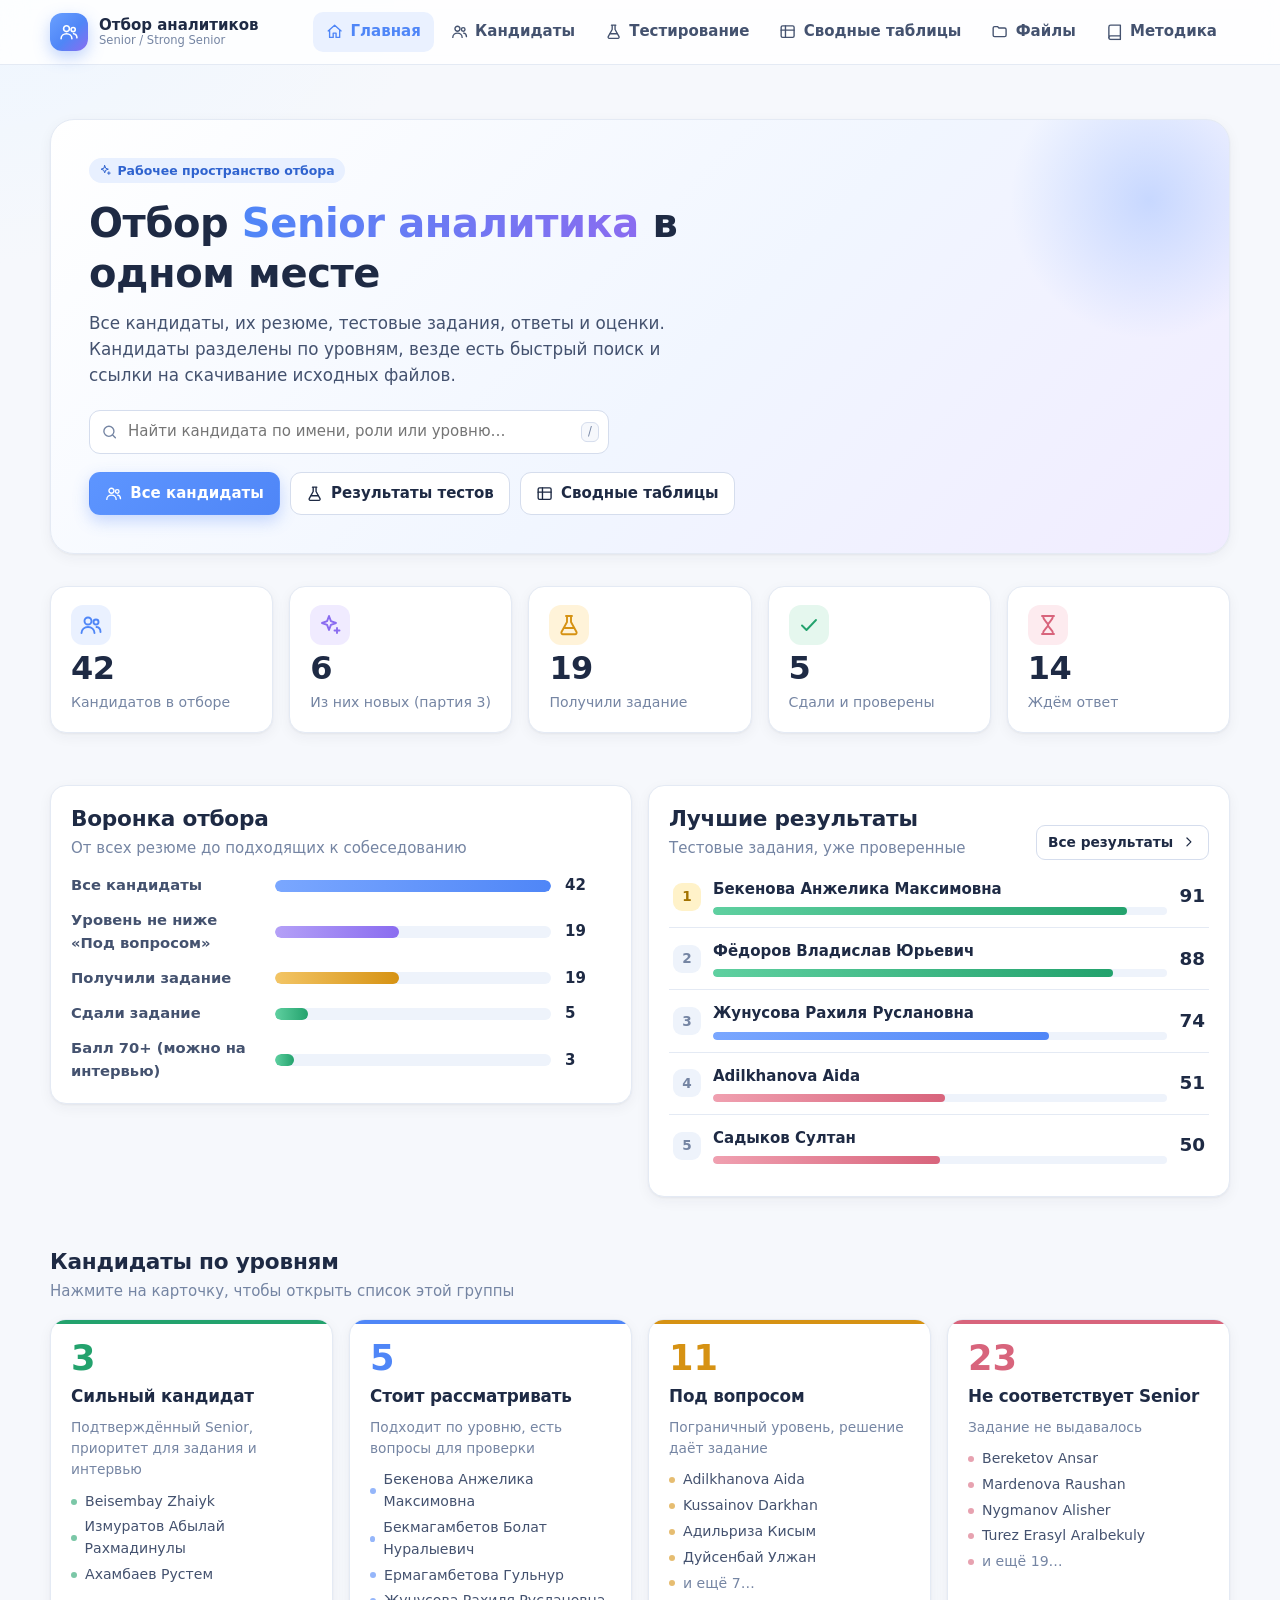
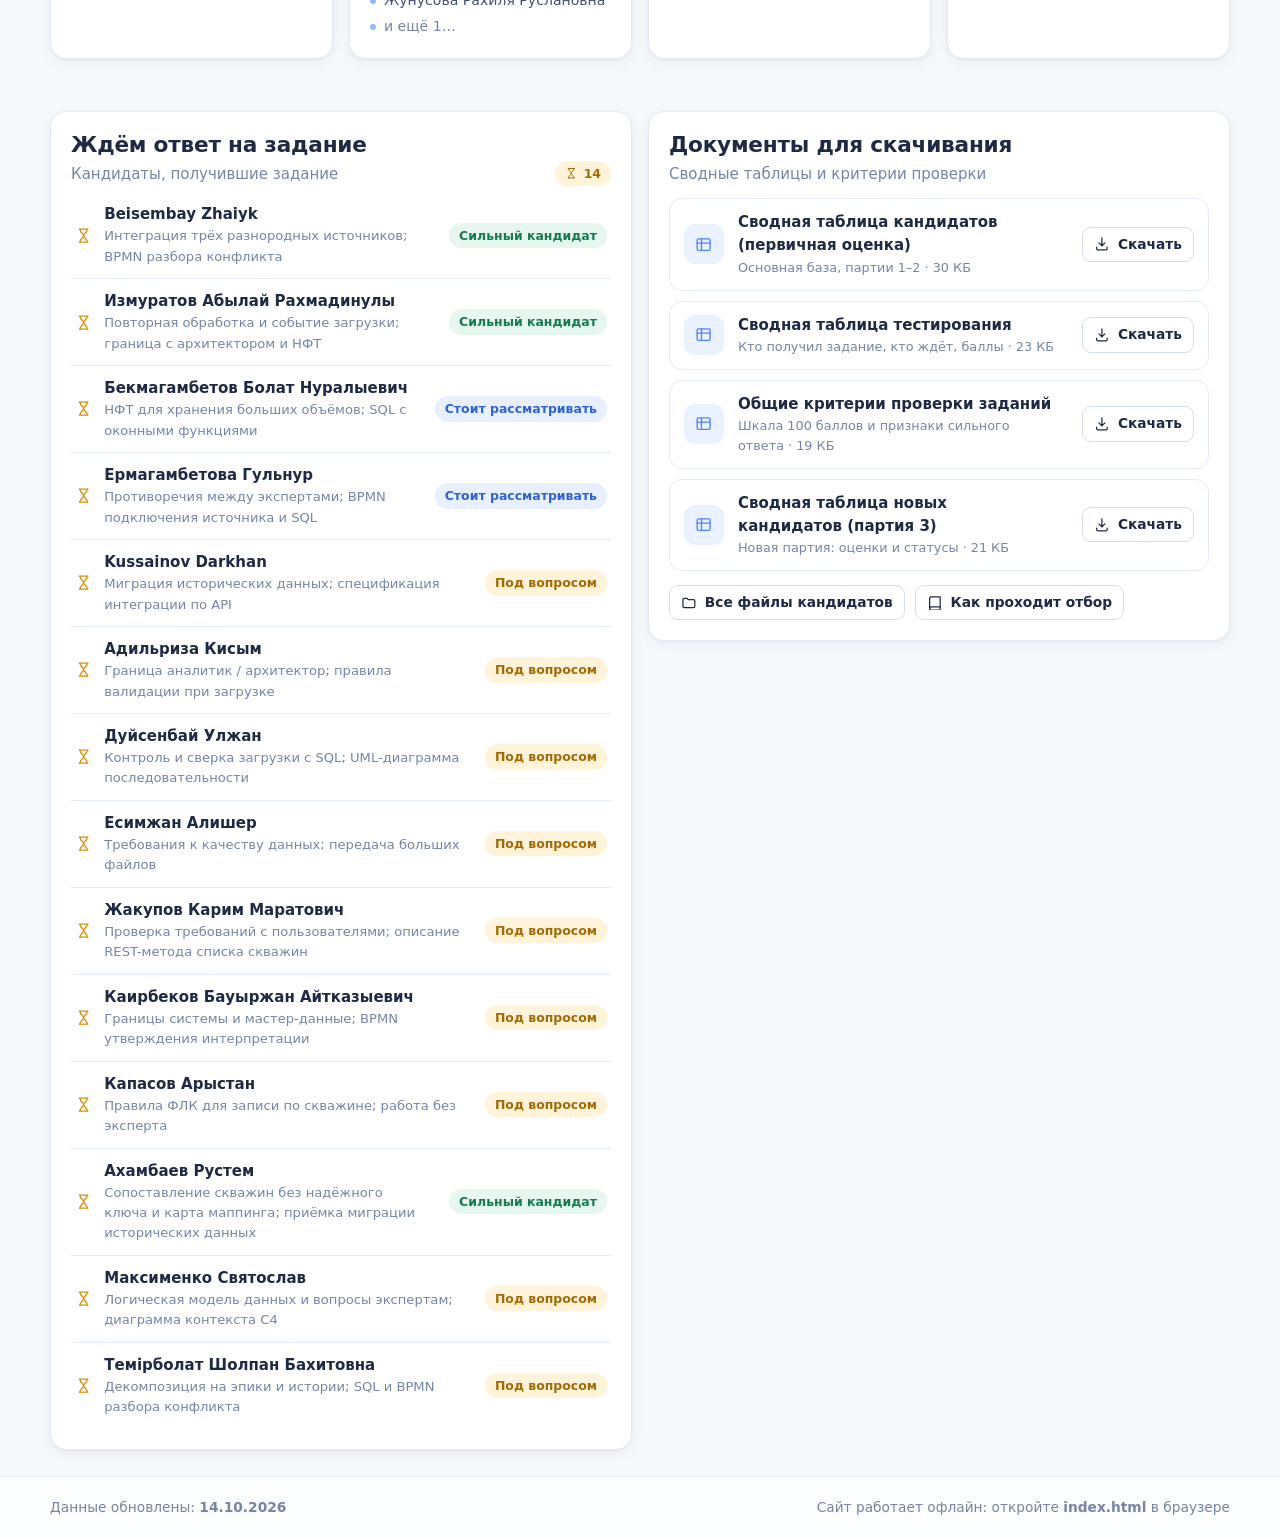
<file: index.html>
<!DOCTYPE html>
<html lang="ru">
<head>
  <meta charset="utf-8">
  <meta name="viewport" content="width=device-width, initial-scale=1">
  <title>Отбор аналитиков — главная</title>
  <link rel="stylesheet" href="css/style.css">
</head>
<body data-page="home">
<header class="site-header"><div class="wrap header-in">
  <a class="brand" href="index.html"><span class="brand-mark"><svg class="ic"><use href="#i-users"/></svg></span><span class="brand-text">Отбор аналитиков<small>Senior / Strong Senior</small></span></a>
  <button class="nav-toggle" aria-label="Меню" aria-expanded="false"><svg class="ic"><use href="#i-menu"/></svg></button>
  <nav class="nav" id="nav">
    <a href="index.html" data-nav="home"><svg class="ic"><use href="#i-home"/></svg>Главная</a>
    <a href="candidates.html" data-nav="candidates"><svg class="ic"><use href="#i-users"/></svg>Кандидаты</a>
    <a href="tests.html" data-nav="tests"><svg class="ic"><use href="#i-flask"/></svg>Тестирование</a>
    <a href="summary.html" data-nav="summary"><svg class="ic"><use href="#i-table"/></svg>Сводные таблицы</a>
    <a href="library.html" data-nav="library"><svg class="ic"><use href="#i-folder"/></svg>Файлы</a>
    <a href="method.html" data-nav="method"><svg class="ic"><use href="#i-book"/></svg>Методика</a>
  </nav>
</div></header>

<main>
  <section class="hero"><div class="wrap">
    <div class="hero-card" data-reveal>
      <span class="badge b-g2"><svg class="ic"><use href="#i-sparkles"/></svg>Рабочее пространство отбора</span>
      <h1 style="margin-top:14px">Отбор <span>Senior аналитика</span> в одном месте</h1>
      <p>Все кандидаты, их резюме, тестовые задания, ответы и оценки. Кандидаты разделены по уровням, везде есть быстрый поиск и ссылки на скачивание исходных файлов.</p>
      <form class="search" id="heroSearch" role="search"><svg class="ic"><use href="#i-search"/></svg><input class="input" data-search type="search" placeholder="Найти кандидата по имени, роли или уровню…" aria-label="Поиск кандидата"><span class="kbd">/</span></form>
      <div class="row actions">
        <a class="btn btn-primary" href="candidates.html"><svg class="ic"><use href="#i-users"/></svg>Все кандидаты</a>
        <a class="btn" href="tests.html"><svg class="ic"><use href="#i-flask"/></svg>Результаты тестов</a>
        <a class="btn" href="summary.html"><svg class="ic"><use href="#i-table"/></svg>Сводные таблицы</a>
      </div>
    </div>
  </div></section>

  <section class="section" style="padding-top:8px"><div class="wrap">
    <div class="grid grid-5" id="statCards"></div>
  </div></section>

  <section class="section"><div class="wrap grid grid-2" style="align-items:start">
    <div class="card pad" data-reveal>
      <div class="section-head" style="margin-bottom:14px"><div><h2>Воронка отбора</h2><p>От всех резюме до подходящих к собеседованию</p></div></div>
      <div class="funnel" id="funnel"></div>
    </div>
    <div class="card pad" data-reveal style="--d:80ms">
      <div class="section-head" style="margin-bottom:6px"><div><h2>Лучшие результаты</h2><p>Тестовые задания, уже проверенные</p></div><a class="btn btn-sm" href="tests.html">Все результаты<svg class="ic"><use href="#i-right"/></svg></a></div>
      <div id="leaders"></div>
    </div>
  </div></section>

  <section class="section"><div class="wrap">
    <div class="section-head"><div><h2>Кандидаты по уровням</h2><p>Нажмите на карточку, чтобы открыть список этой группы</p></div></div>
    <div class="grid grid-4" id="levels"></div>
  </div></section>

  <section class="section"><div class="wrap grid grid-2" style="align-items:start">
    <div class="card pad" data-reveal>
      <div class="section-head" style="margin-bottom:6px"><div><h2>Ждём ответ на задание</h2><p>Кандидаты, получившие задание</p></div><span class="badge b-wait" id="waitCount"></span></div>
      <div id="waiting"></div>
    </div>
    <div class="card pad" data-reveal style="--d:80ms">
      <div class="section-head" style="margin-bottom:12px"><div><h2>Документы для скачивания</h2><p>Сводные таблицы и критерии проверки</p></div></div>
      <div class="files" id="reports"></div>
      <div class="row" style="margin-top:14px"><a class="btn btn-sm" href="library.html"><svg class="ic"><use href="#i-folder"/></svg>Все файлы кандидатов</a><a class="btn btn-sm" href="method.html"><svg class="ic"><use href="#i-book"/></svg>Как проходит отбор</a></div>
    </div>
  </div></section>
</main>

<footer class="site-footer"><div class="wrap footer-in"><span>Данные обновлены: <b data-generated></b></span><span>Сайт работает офлайн: откройте <b>index.html</b> в браузере</span></div></footer>

<script src="js/icons.js"></script>
<script src="js/data.js" charset="utf-8"></script>
<script src="js/common.js"></script>
<script src="js/home.js"></script>
</body>
</html>
</file>
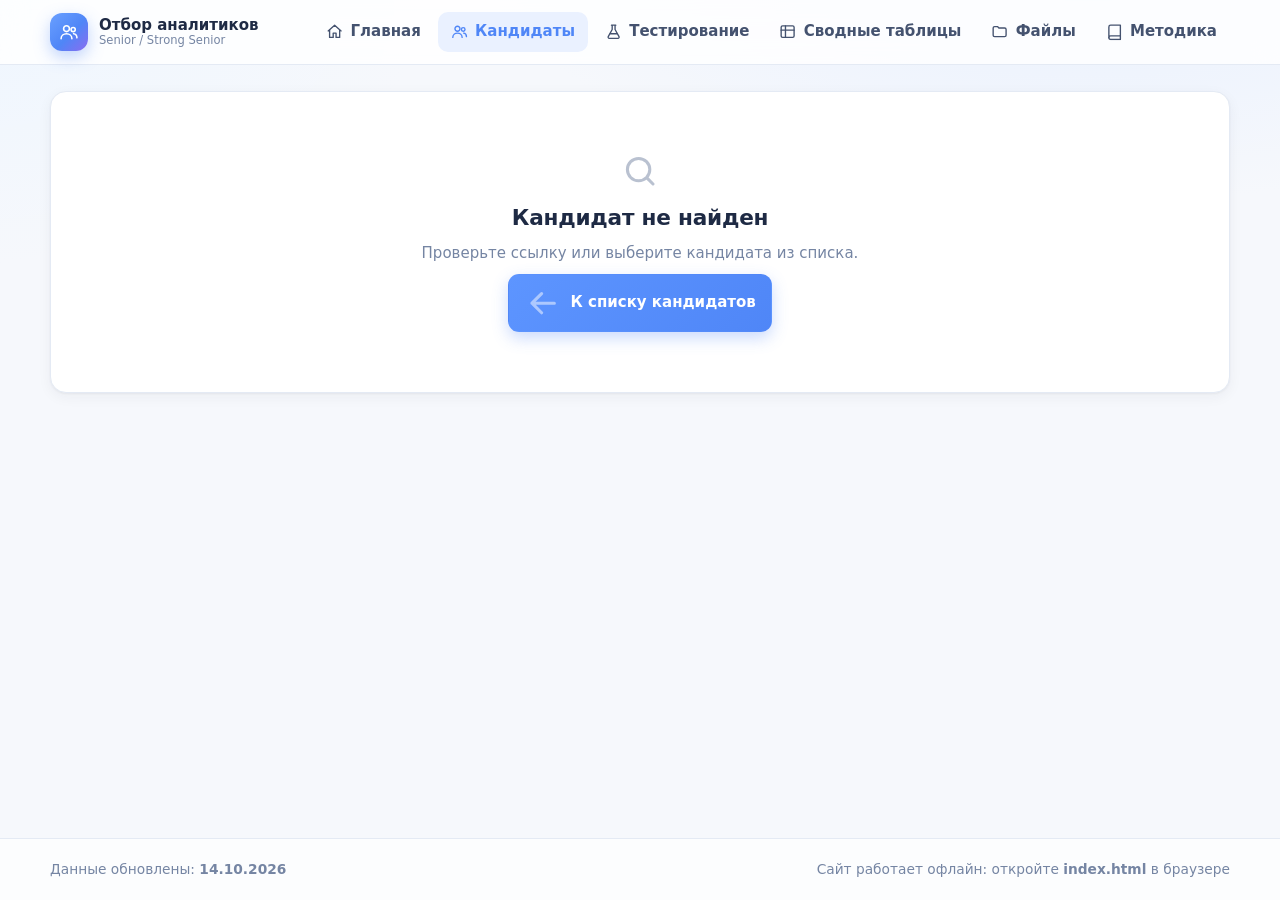
<file: candidate.html>
<!DOCTYPE html>
<html lang="ru">
<head>
  <meta charset="utf-8">
  <meta name="viewport" content="width=device-width, initial-scale=1">
  <title>Профиль кандидата — Отбор аналитиков</title>
  <link rel="stylesheet" href="css/style.css">
</head>
<body data-page="candidates">
<header class="site-header"><div class="wrap header-in">
  <a class="brand" href="index.html"><span class="brand-mark"><svg class="ic"><use href="#i-users"/></svg></span><span class="brand-text">Отбор аналитиков<small>Senior / Strong Senior</small></span></a>
  <button class="nav-toggle" aria-label="Меню" aria-expanded="false"><svg class="ic"><use href="#i-menu"/></svg></button>
  <nav class="nav" id="nav">
    <a href="index.html" data-nav="home"><svg class="ic"><use href="#i-home"/></svg>Главная</a>
    <a href="candidates.html" data-nav="candidates"><svg class="ic"><use href="#i-users"/></svg>Кандидаты</a>
    <a href="tests.html" data-nav="tests"><svg class="ic"><use href="#i-flask"/></svg>Тестирование</a>
    <a href="summary.html" data-nav="summary"><svg class="ic"><use href="#i-table"/></svg>Сводные таблицы</a>
    <a href="library.html" data-nav="library"><svg class="ic"><use href="#i-folder"/></svg>Файлы</a>
    <a href="method.html" data-nav="method"><svg class="ic"><use href="#i-book"/></svg>Методика</a>
  </nav>
</div></header>

<main>
<div class="wrap" style="padding-top:26px;padding-bottom:20px" id="root">
  <div class="skeleton" style="height:90px;margin-bottom:16px"></div><div class="skeleton" style="height:260px"></div>
</div>
</main>

<footer class="site-footer"><div class="wrap footer-in"><span>Данные обновлены: <b data-generated></b></span><span>Сайт работает офлайн: откройте <b>index.html</b> в браузере</span></div></footer>

<script src="js/icons.js"></script>
<script src="js/data.js" charset="utf-8"></script>
<script src="js/common.js"></script>
<script src="js/candidate.js"></script>
</body>
</html>
</file>
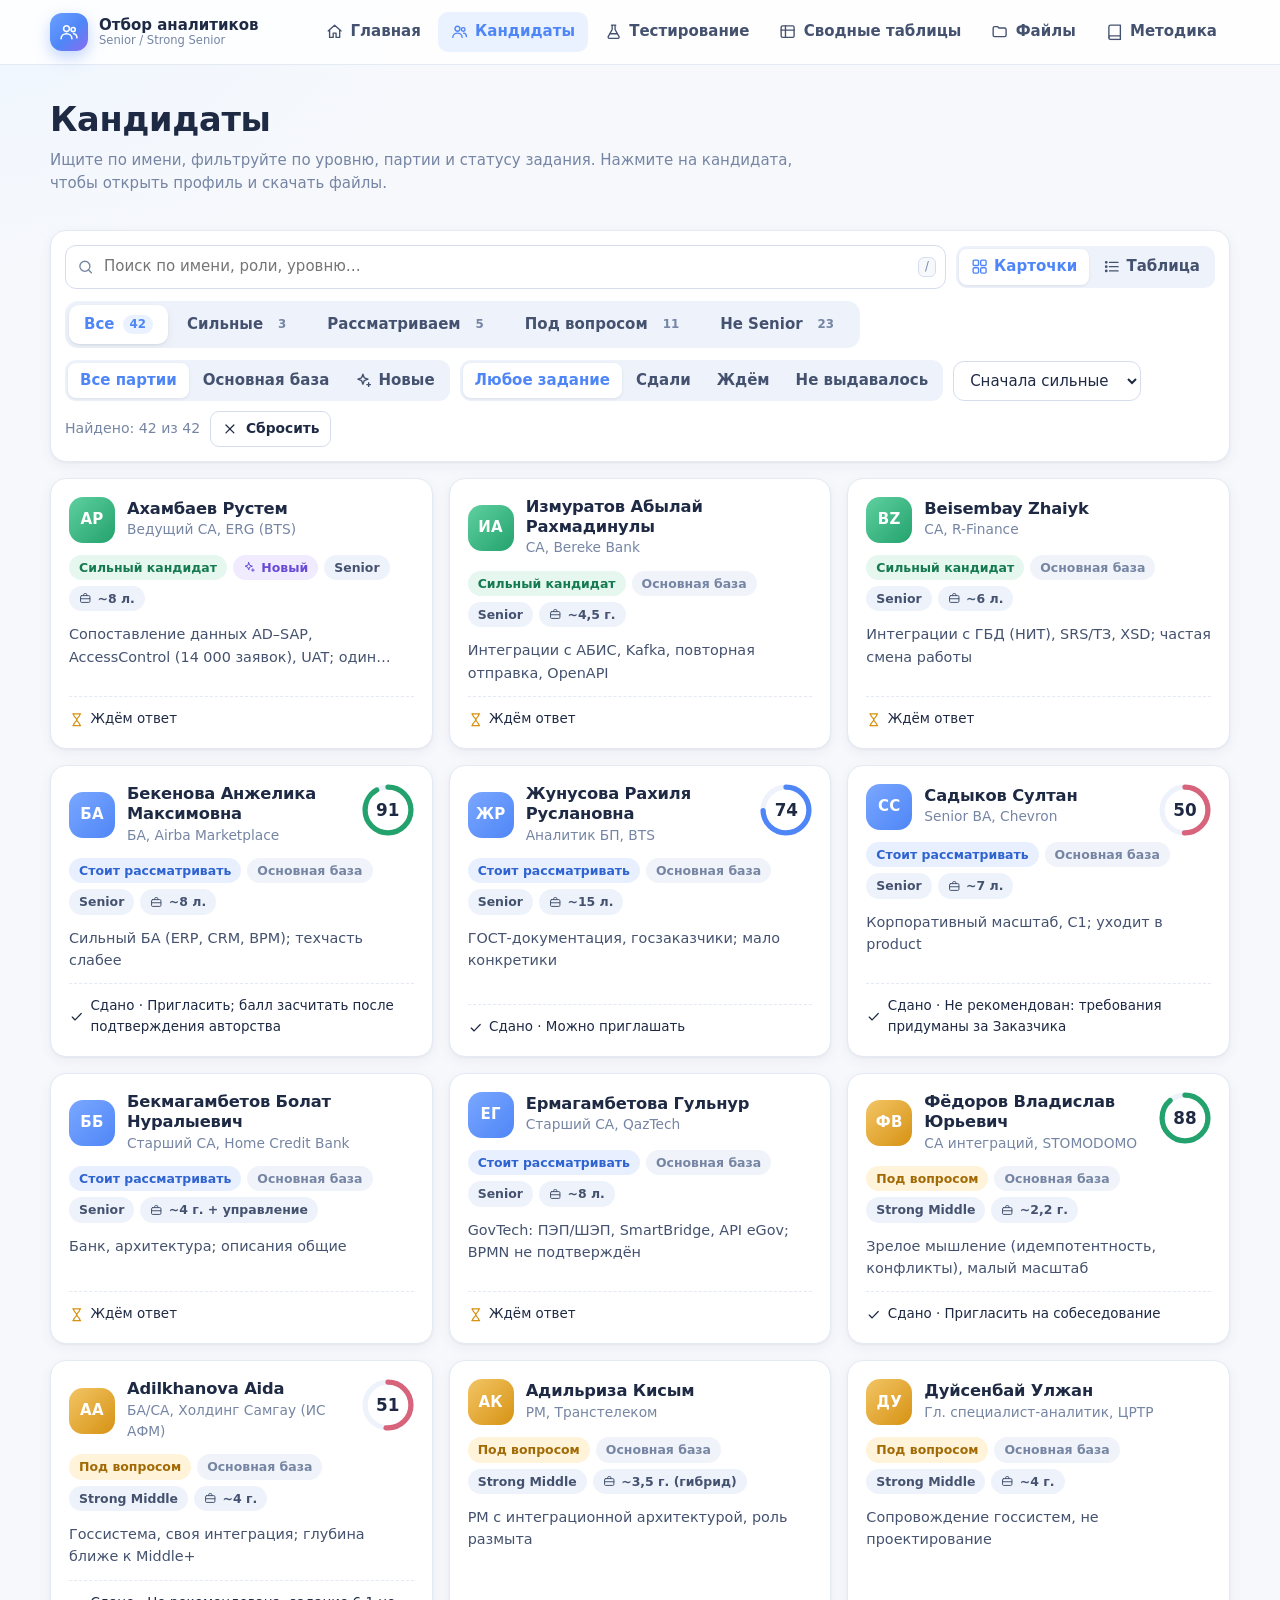
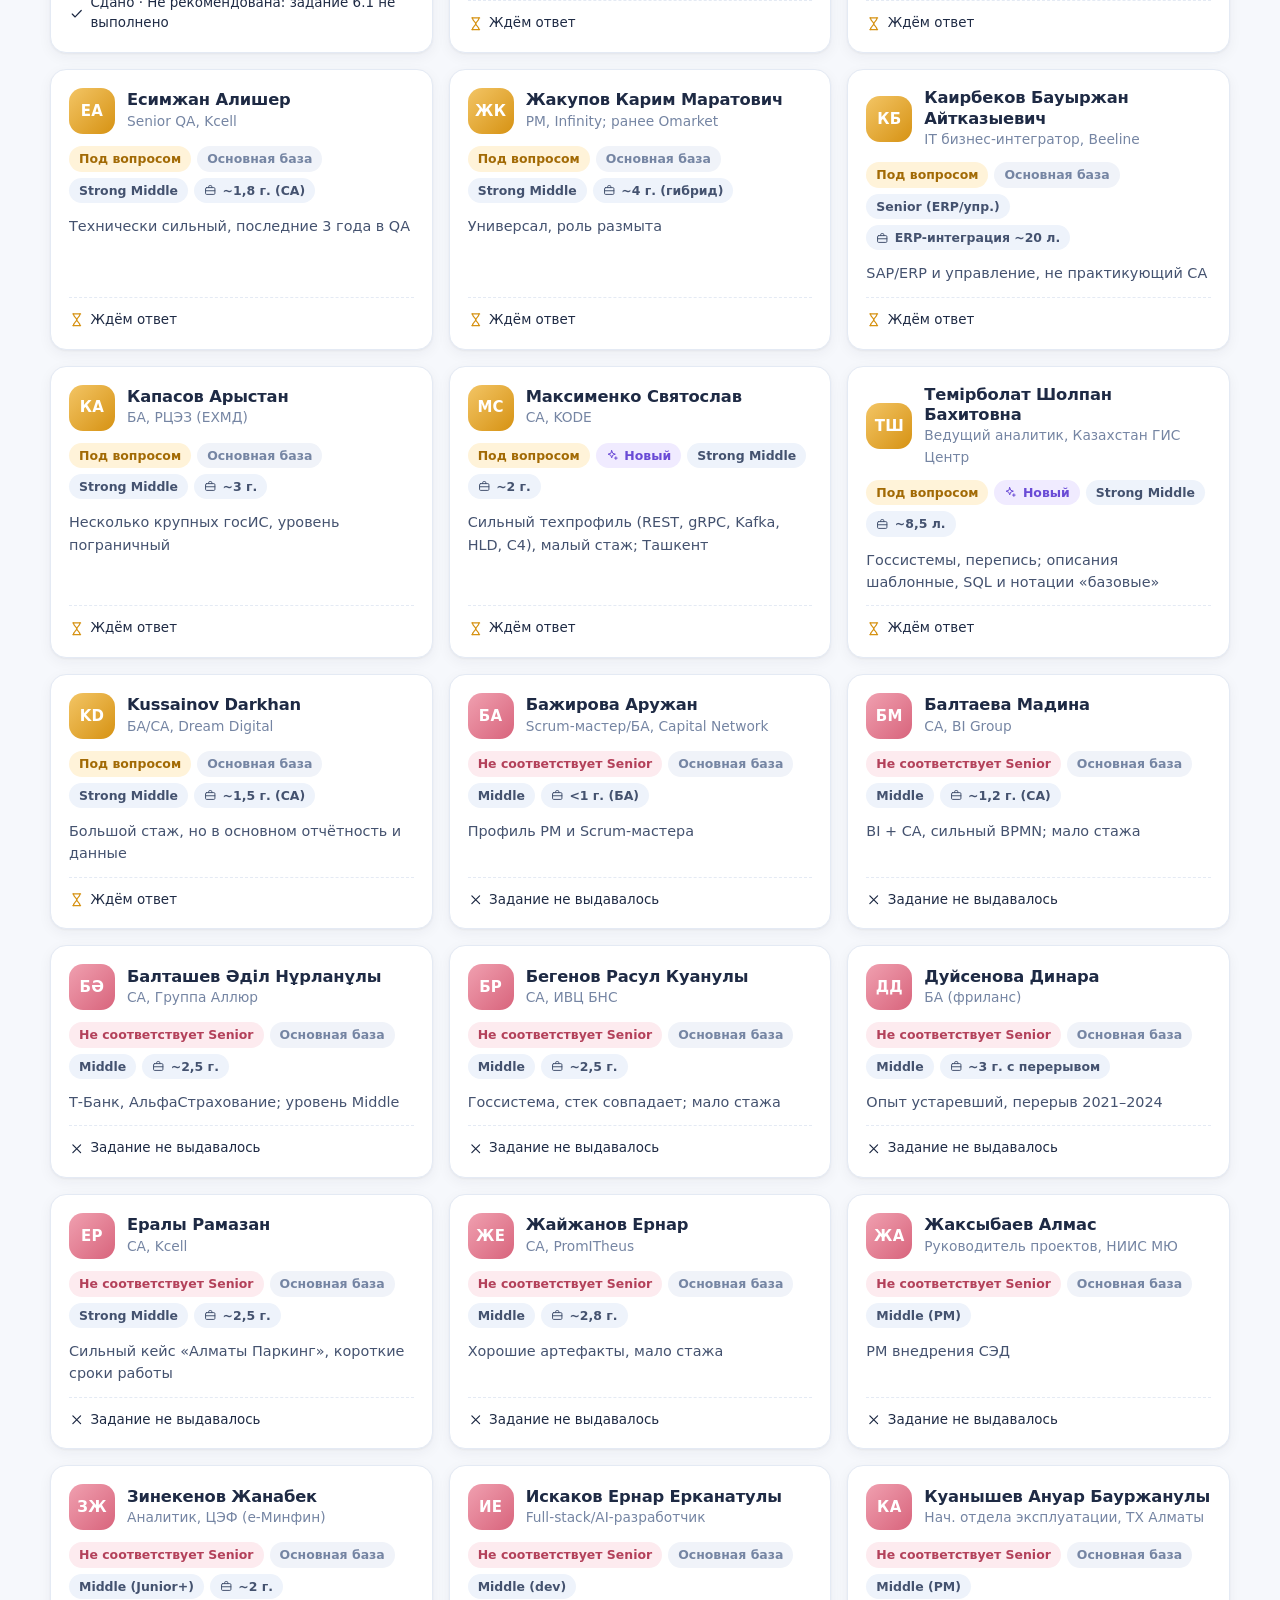
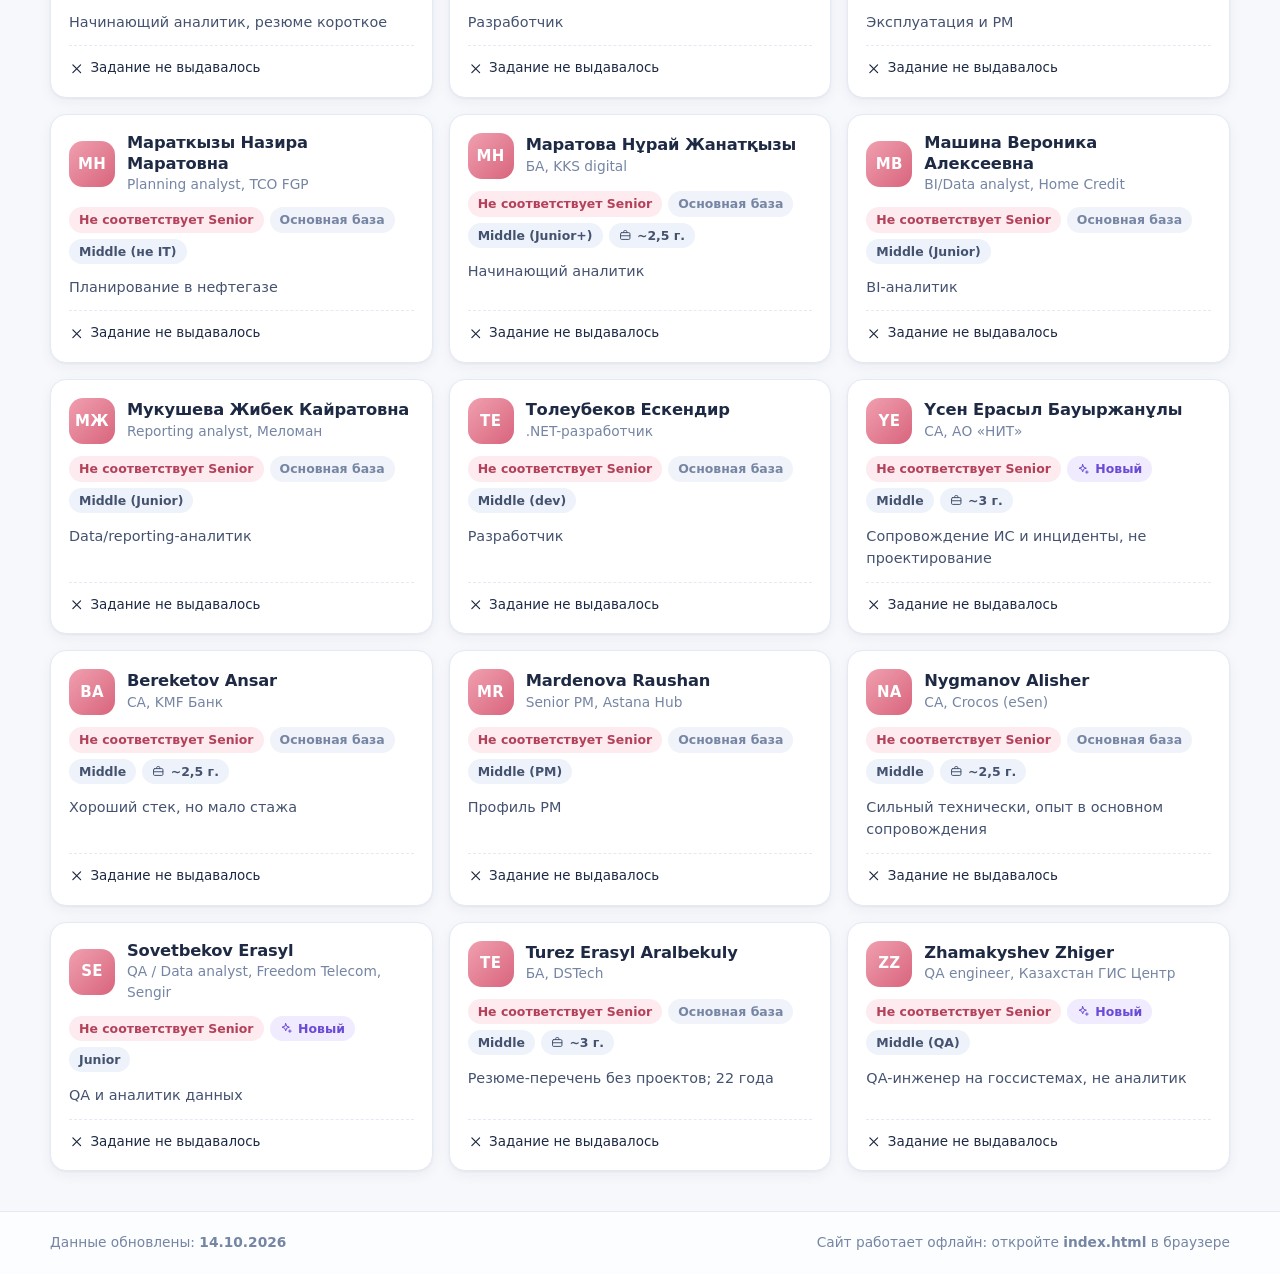
<file: candidates.html>
<!DOCTYPE html>
<html lang="ru">
<head>
  <meta charset="utf-8">
  <meta name="viewport" content="width=device-width, initial-scale=1">
  <title>Кандидаты — Отбор аналитиков</title>
  <link rel="stylesheet" href="css/style.css">
</head>
<body data-page="candidates">
<header class="site-header"><div class="wrap header-in">
  <a class="brand" href="index.html"><span class="brand-mark"><svg class="ic"><use href="#i-users"/></svg></span><span class="brand-text">Отбор аналитиков<small>Senior / Strong Senior</small></span></a>
  <button class="nav-toggle" aria-label="Меню" aria-expanded="false"><svg class="ic"><use href="#i-menu"/></svg></button>
  <nav class="nav" id="nav">
    <a href="index.html" data-nav="home"><svg class="ic"><use href="#i-home"/></svg>Главная</a>
    <a href="candidates.html" data-nav="candidates"><svg class="ic"><use href="#i-users"/></svg>Кандидаты</a>
    <a href="tests.html" data-nav="tests"><svg class="ic"><use href="#i-flask"/></svg>Тестирование</a>
    <a href="summary.html" data-nav="summary"><svg class="ic"><use href="#i-table"/></svg>Сводные таблицы</a>
    <a href="library.html" data-nav="library"><svg class="ic"><use href="#i-folder"/></svg>Файлы</a>
    <a href="method.html" data-nav="method"><svg class="ic"><use href="#i-book"/></svg>Методика</a>
  </nav>
</div></header>

<main>
<section class="page-head"><div class="wrap"><h1>Кандидаты</h1><p>Ищите по имени, фильтруйте по уровню, партии и статусу задания. Нажмите на кандидата, чтобы открыть профиль и скачать файлы.</p></div></section>
<div class="wrap">
  <div class="card toolbar">
    <div class="toolbar-row">
      <div class="search"><svg class="ic"><use href="#i-search"/></svg><input class="input" id="q" data-search type="search" placeholder="Поиск по имени, роли, уровню…" aria-label="Поиск"><span class="kbd">/</span></div>
      <div class="seg" id="segView"><button data-v="cards" class="is-active"><svg class="ic"><use href="#i-grid"/></svg>Карточки</button><button data-v="table"><svg class="ic"><use href="#i-list"/></svg>Таблица</button></div>
    </div>
    <div class="toolbar-row"><div class="tab-list" id="groupTabs"></div></div>
    <div class="toolbar-row">
      <div class="seg" id="segBatch"><button data-v="all" class="is-active">Все партии</button><button data-v="old">Основная база</button><button data-v="new"><svg class="ic"><use href="#i-sparkles"/></svg>Новые</button></div>
      <div class="seg" id="segStatus"><button data-v="all" class="is-active">Любое задание</button><button data-v="done">Сдали</button><button data-v="waiting">Ждём</button><button data-v="none">Не выдавалось</button></div>
      <select class="select" id="sort" aria-label="Сортировка"><option value="group">Сначала сильные</option><option value="score">По баллу задания</option><option value="name">По имени (А–Я)</option></select>
      <span class="spacer"></span><span class="result-info" id="info"></span><button class="btn btn-sm" id="reset"><svg class="ic"><use href="#i-x"/></svg>Сбросить</button>
    </div>
  </div>
  <div class="cards" id="cards"></div>
  <div class="card hidden" id="tableBox" style="margin-bottom:40px"><div class="table-wrap"><table class="tbl" id="tbl"></table></div></div>
</div>
</main>

<footer class="site-footer"><div class="wrap footer-in"><span>Данные обновлены: <b data-generated></b></span><span>Сайт работает офлайн: откройте <b>index.html</b> в браузере</span></div></footer>

<script src="js/icons.js"></script>
<script src="js/data.js" charset="utf-8"></script>
<script src="js/common.js"></script>
<script src="js/candidates.js"></script>
</body>
</html>
</file>
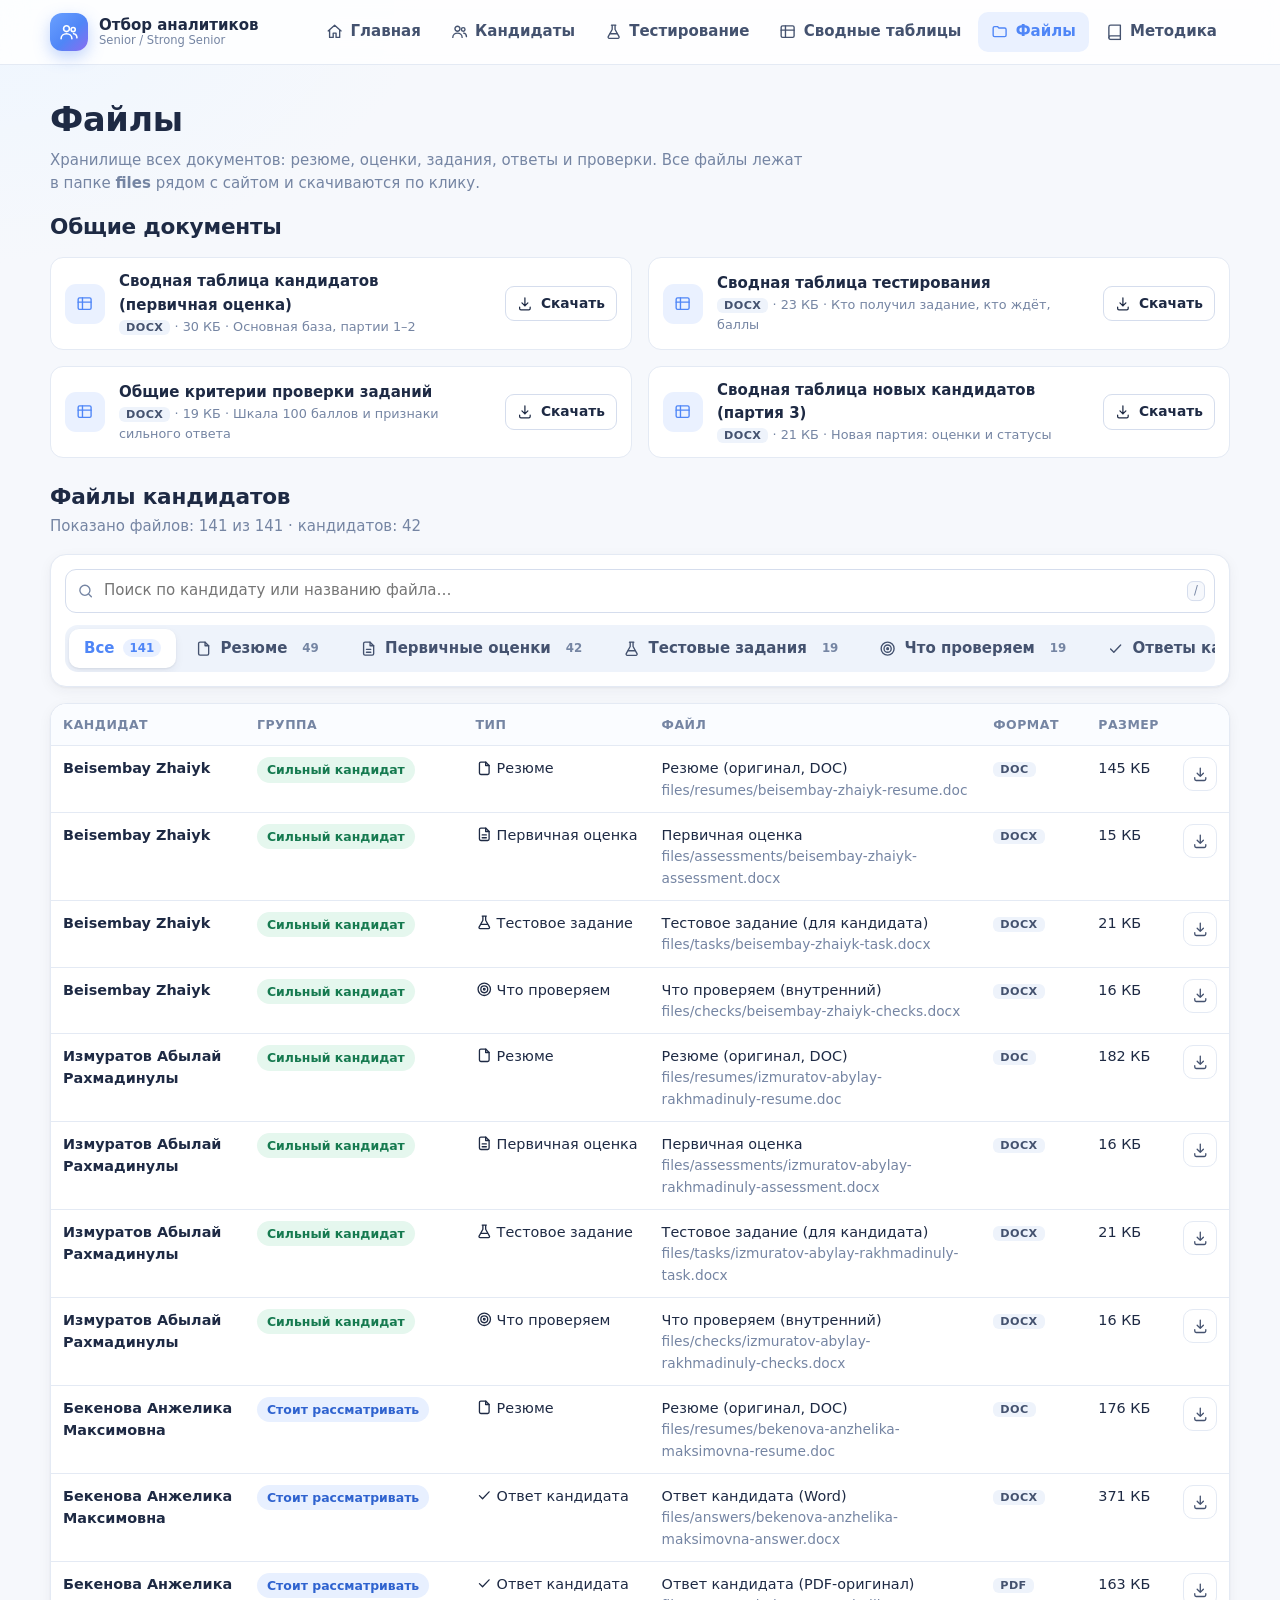
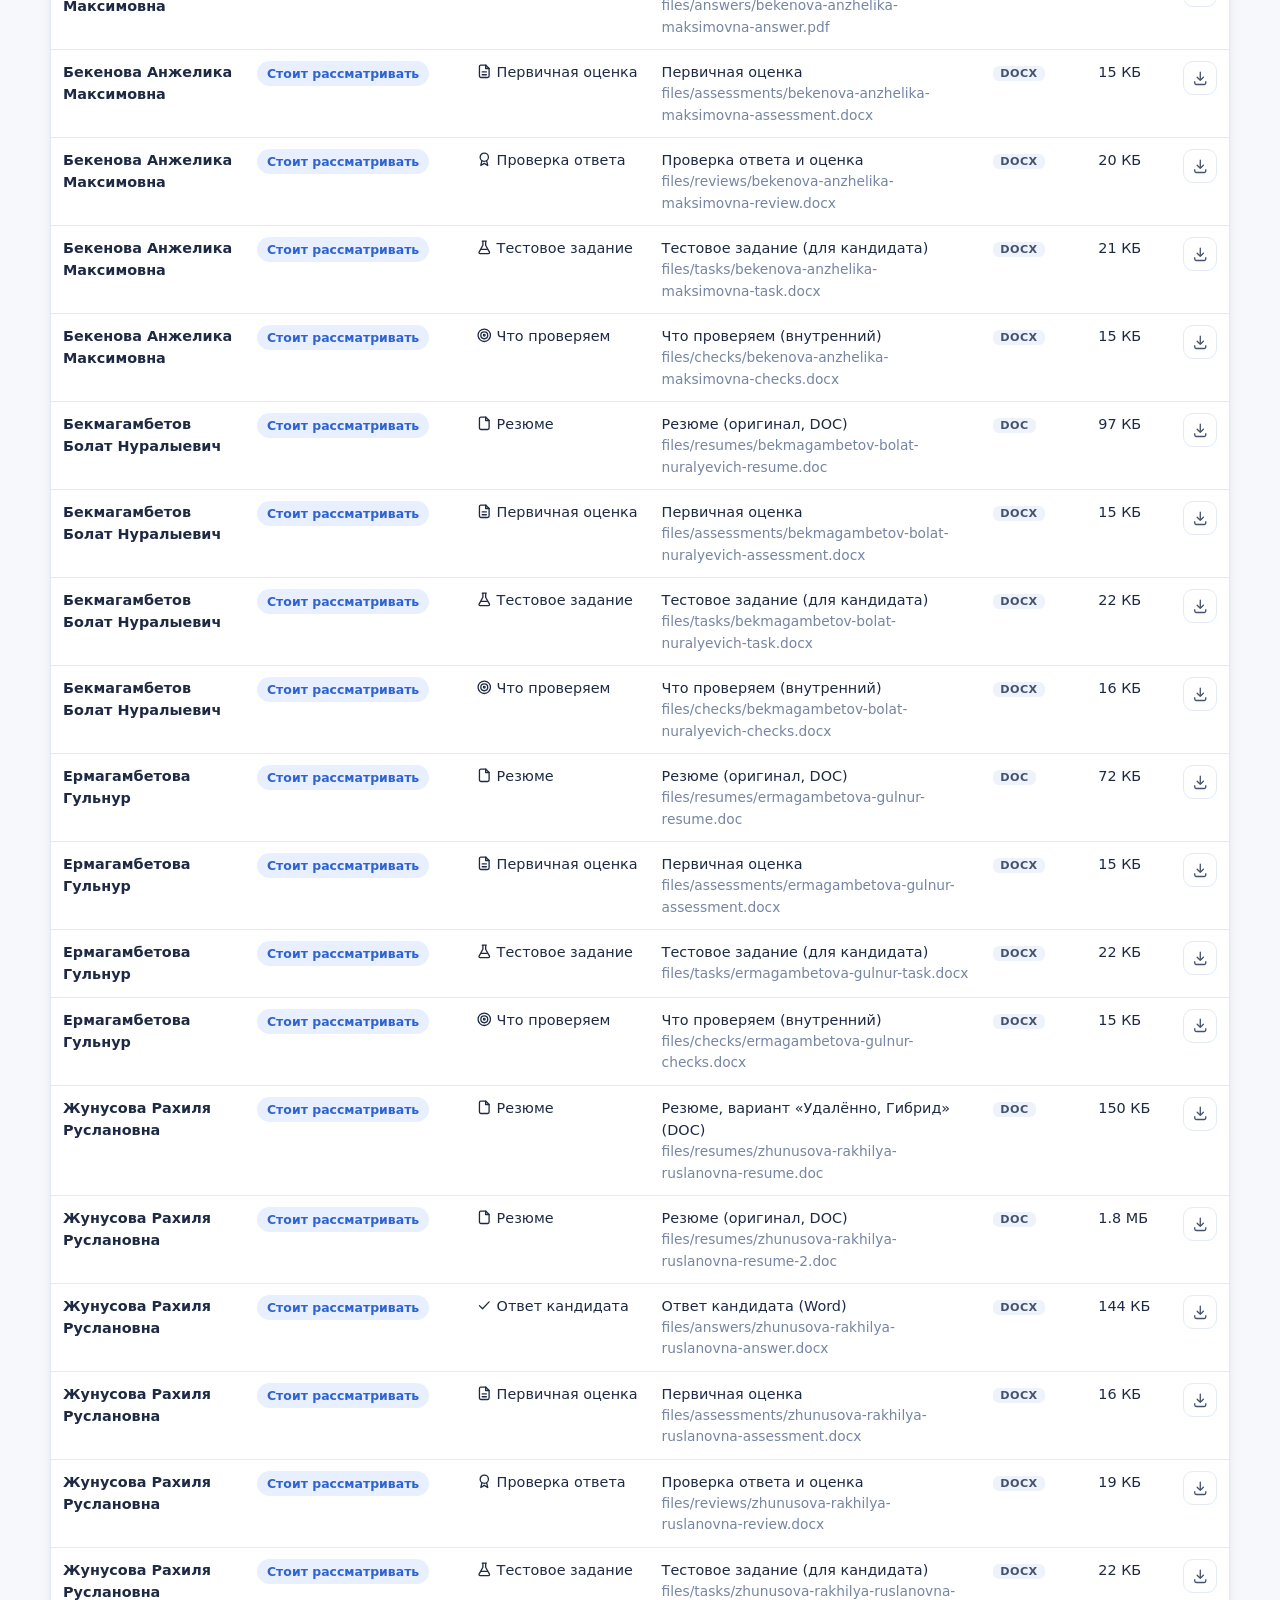
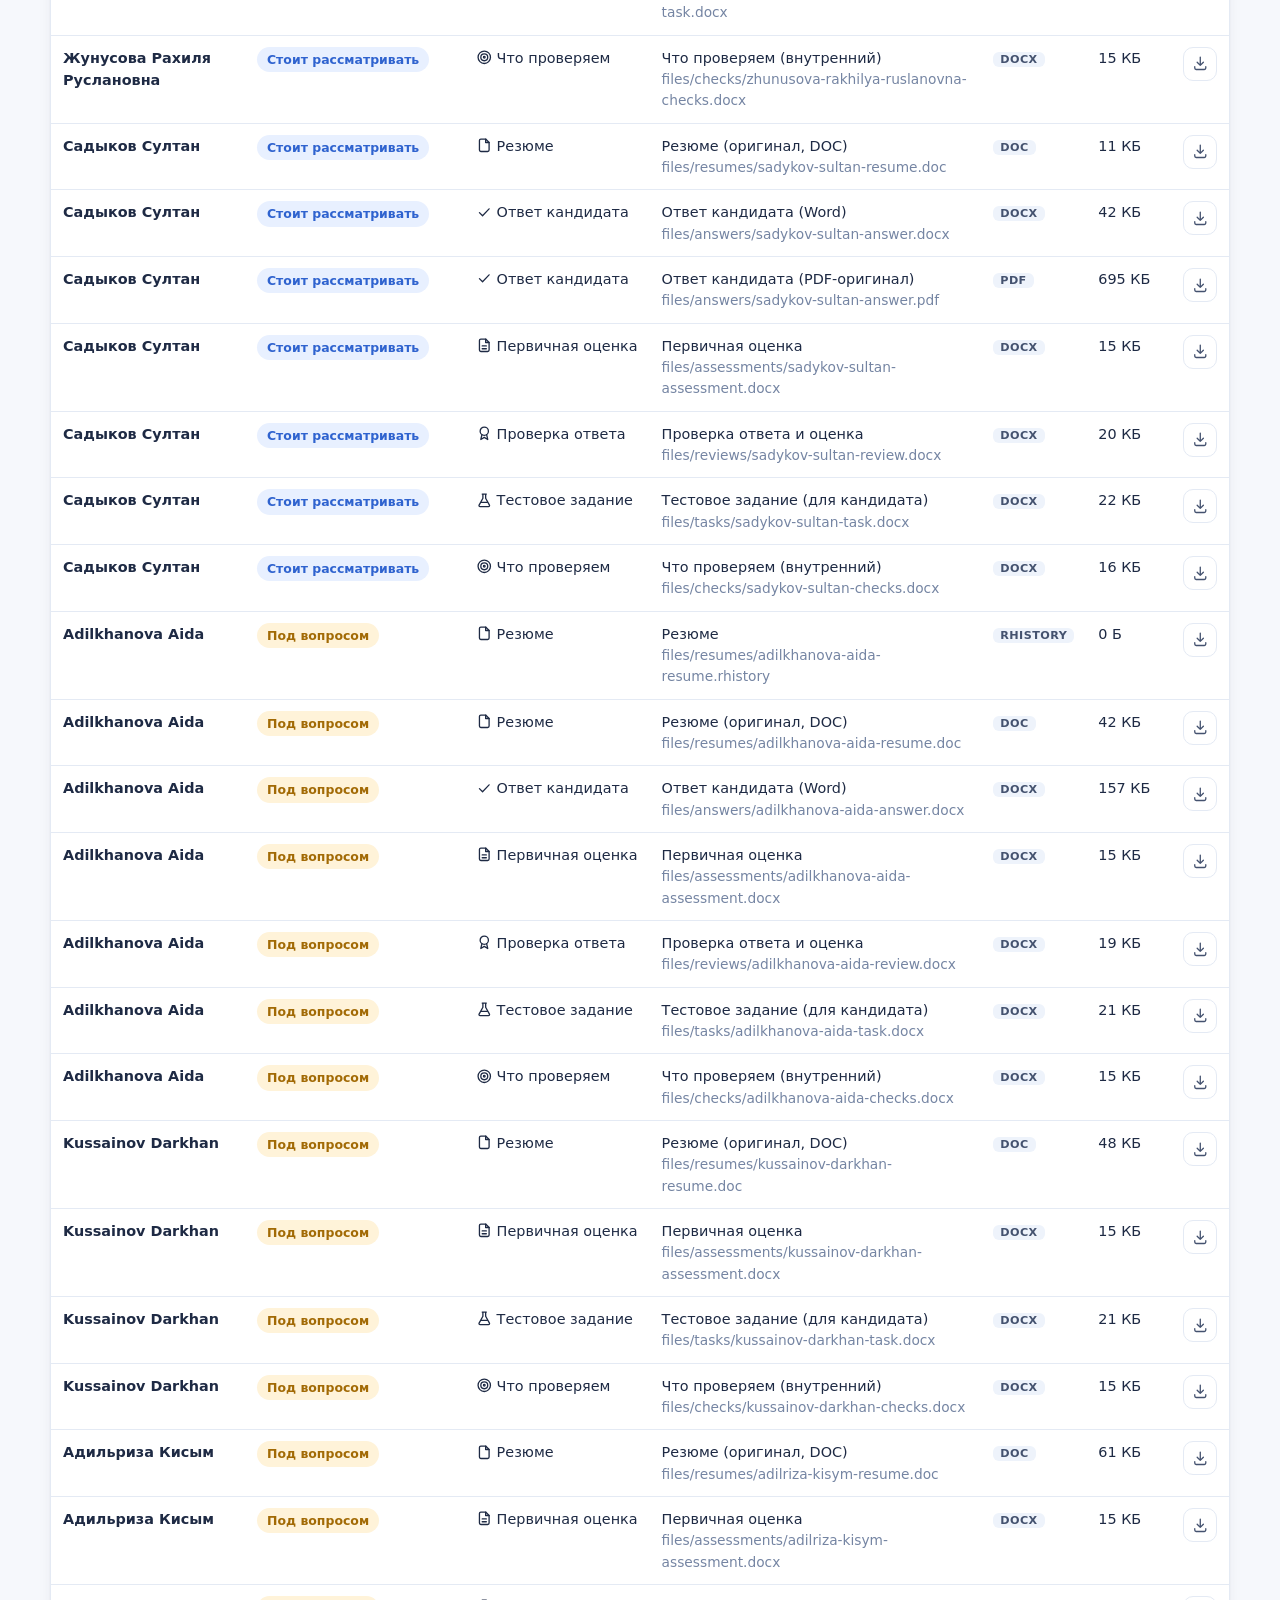
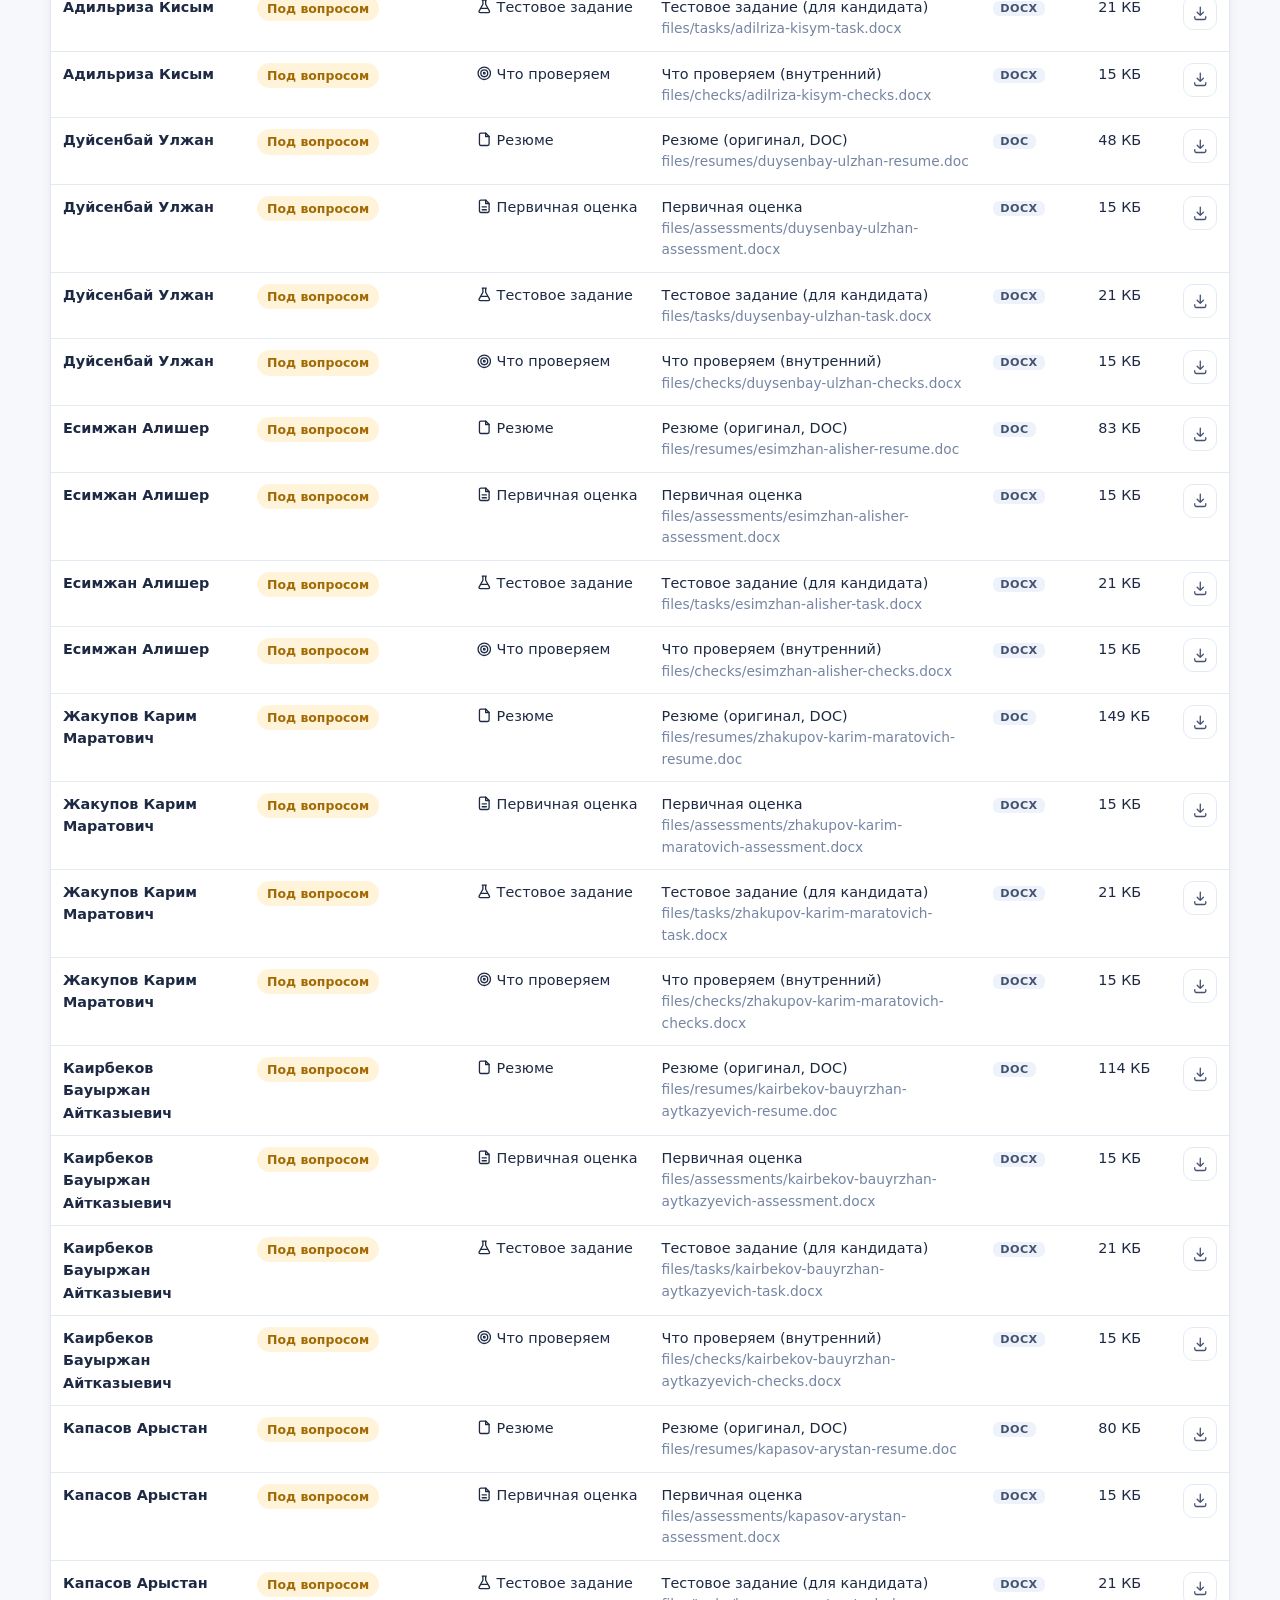
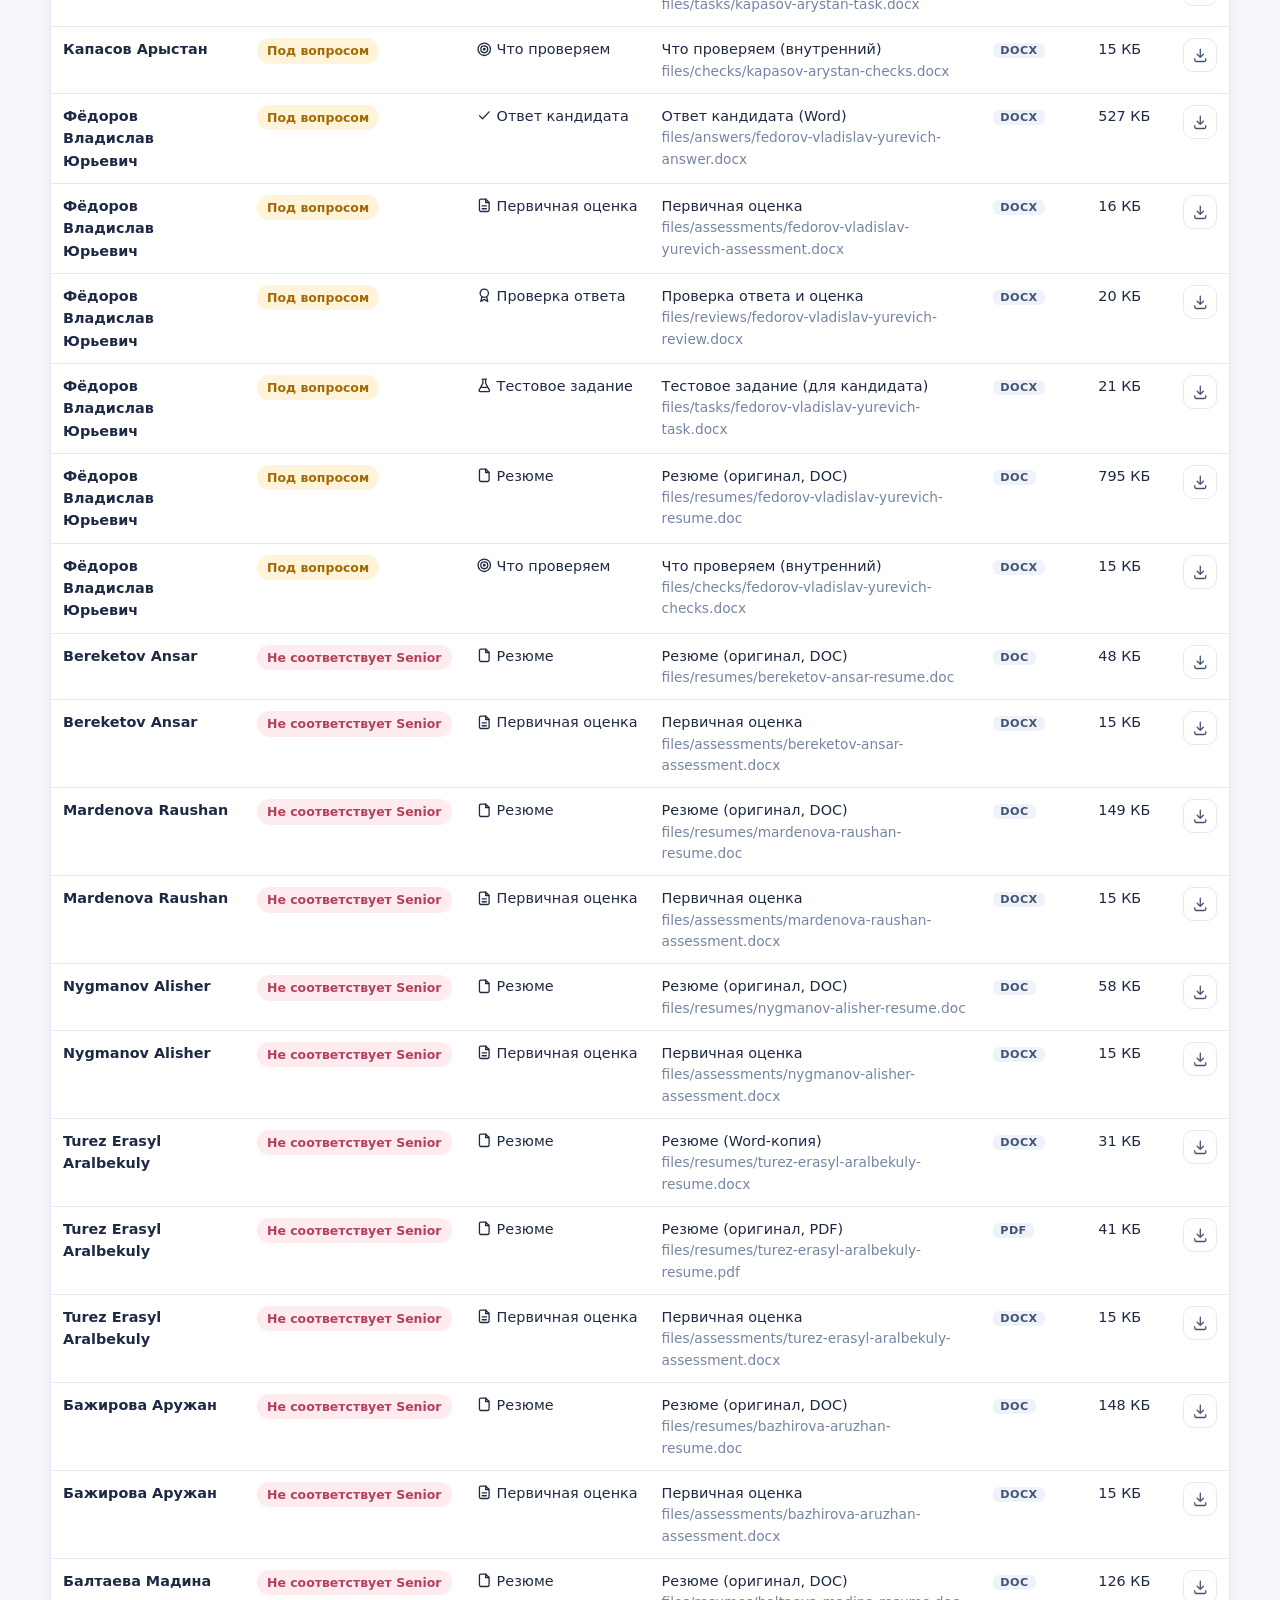
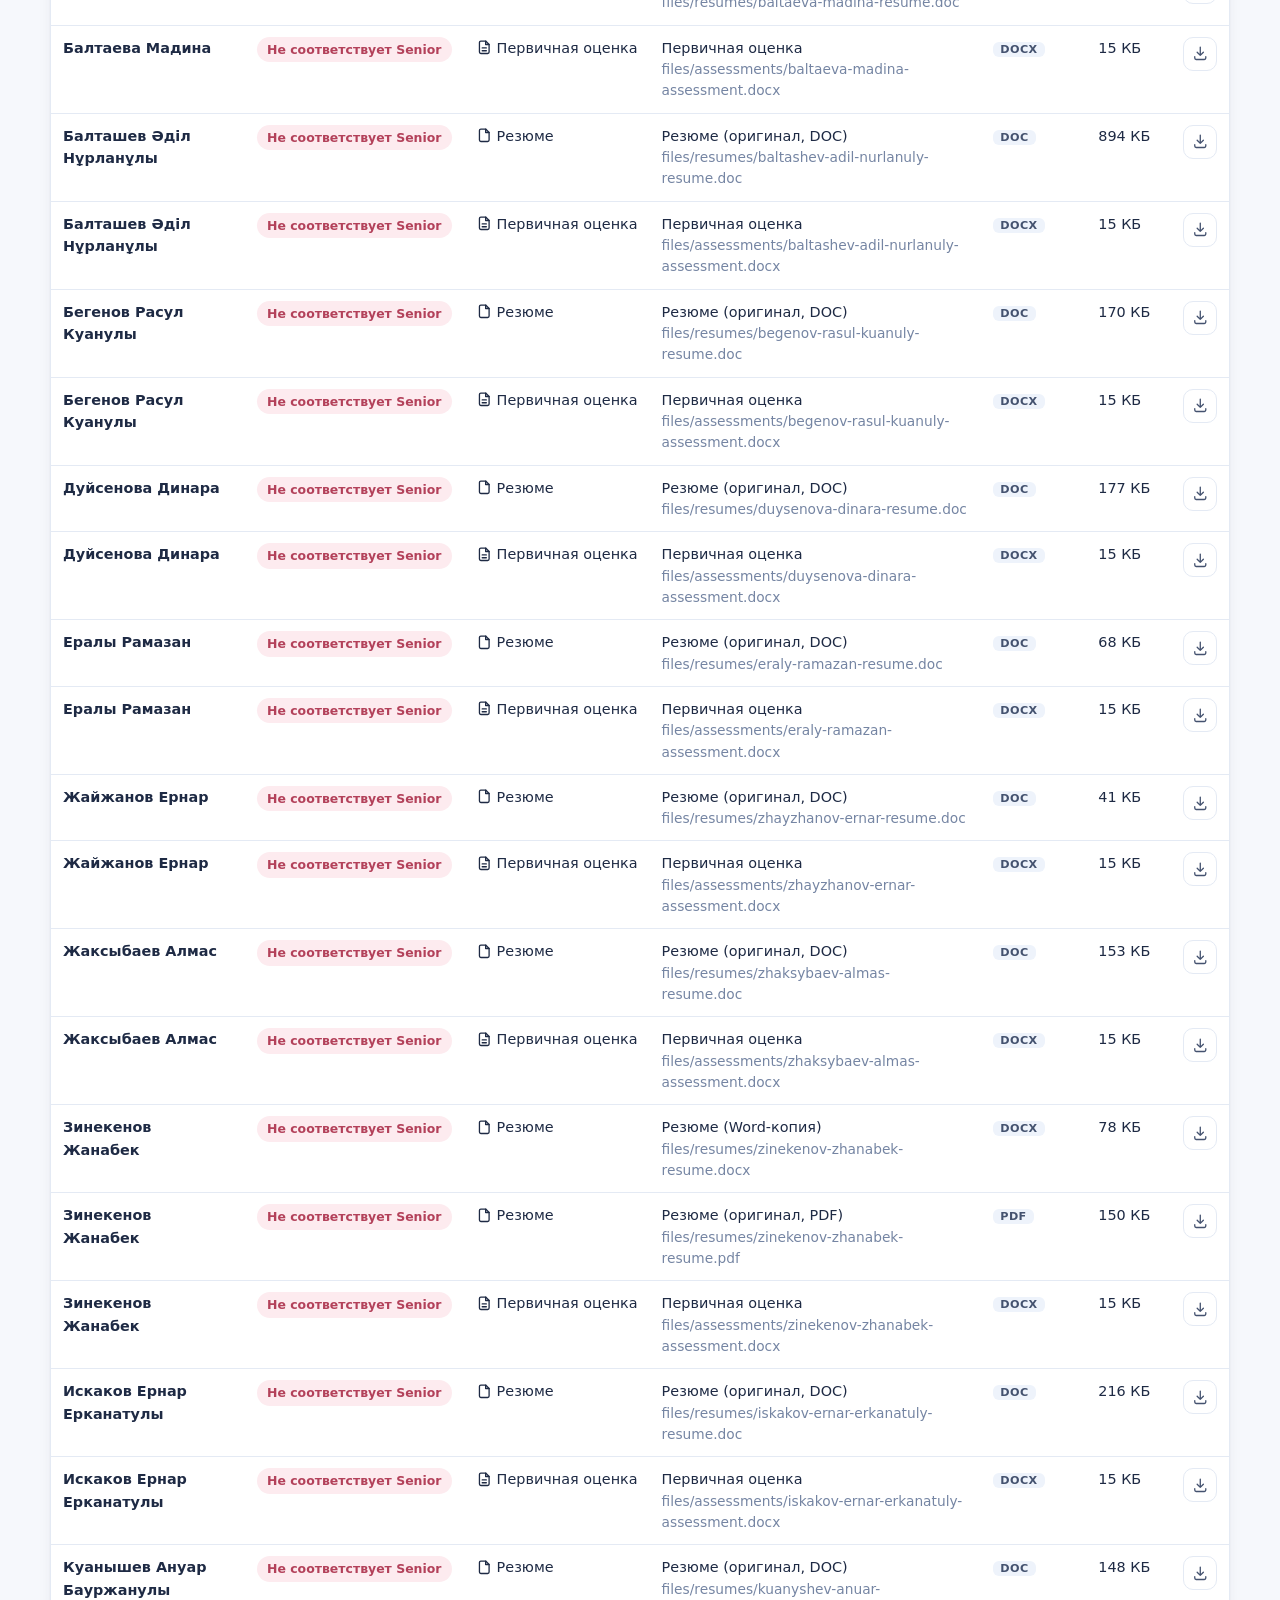
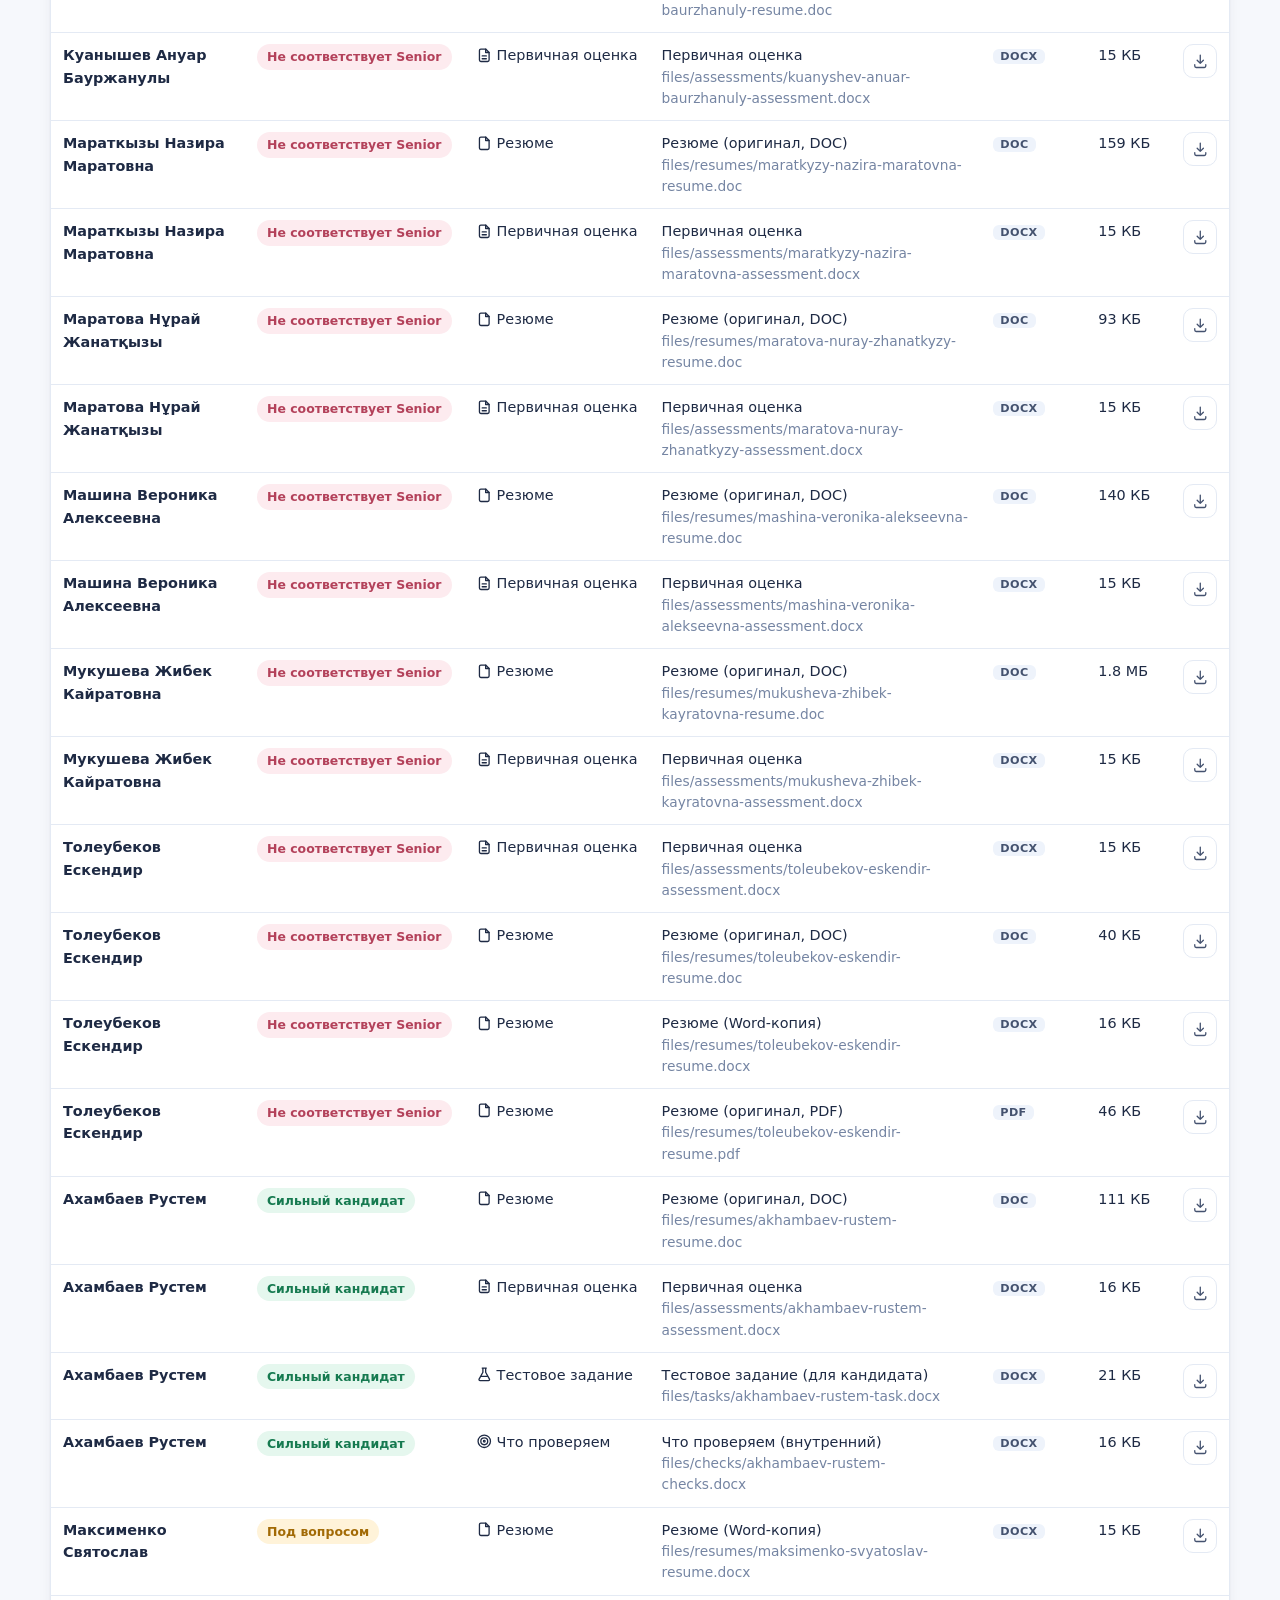
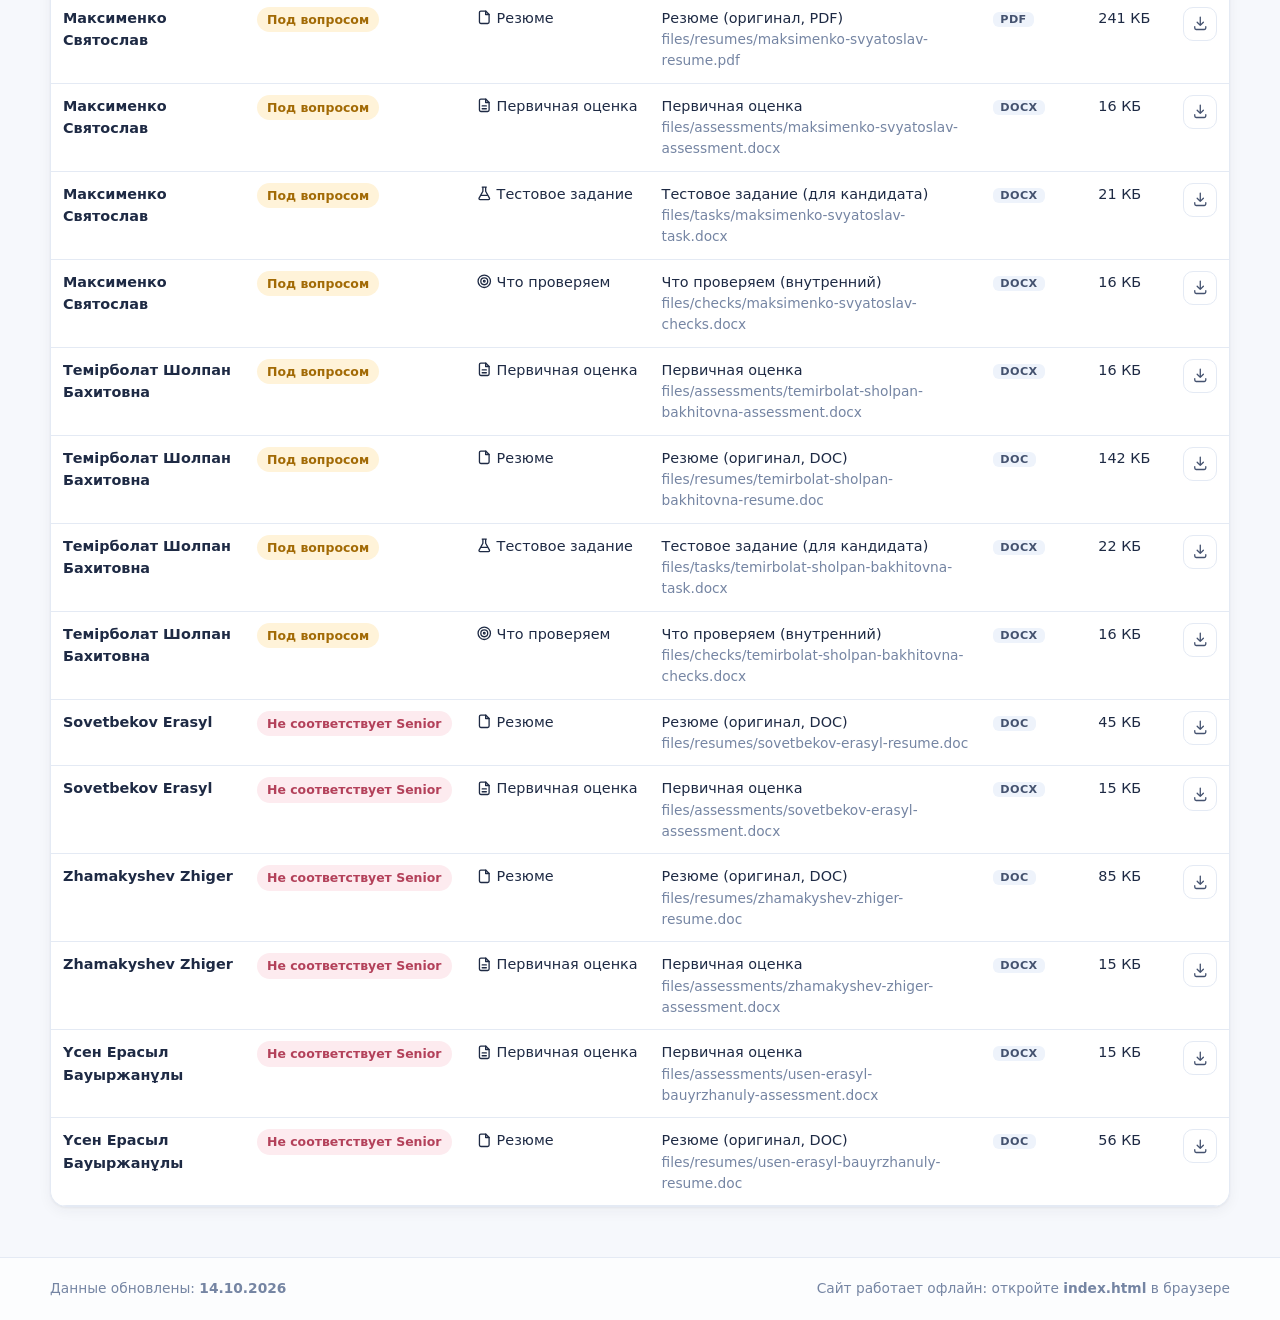
<file: library.html>
<!DOCTYPE html>
<html lang="ru">
<head>
  <meta charset="utf-8">
  <meta name="viewport" content="width=device-width, initial-scale=1">
  <title>Файлы — Отбор аналитиков</title>
  <link rel="stylesheet" href="css/style.css">
</head>
<body data-page="library">
<header class="site-header"><div class="wrap header-in">
  <a class="brand" href="index.html"><span class="brand-mark"><svg class="ic"><use href="#i-users"/></svg></span><span class="brand-text">Отбор аналитиков<small>Senior / Strong Senior</small></span></a>
  <button class="nav-toggle" aria-label="Меню" aria-expanded="false"><svg class="ic"><use href="#i-menu"/></svg></button>
  <nav class="nav" id="nav">
    <a href="index.html" data-nav="home"><svg class="ic"><use href="#i-home"/></svg>Главная</a>
    <a href="candidates.html" data-nav="candidates"><svg class="ic"><use href="#i-users"/></svg>Кандидаты</a>
    <a href="tests.html" data-nav="tests"><svg class="ic"><use href="#i-flask"/></svg>Тестирование</a>
    <a href="summary.html" data-nav="summary"><svg class="ic"><use href="#i-table"/></svg>Сводные таблицы</a>
    <a href="library.html" data-nav="library"><svg class="ic"><use href="#i-folder"/></svg>Файлы</a>
    <a href="method.html" data-nav="method"><svg class="ic"><use href="#i-book"/></svg>Методика</a>
  </nav>
</div></header>

<main>
<section class="page-head"><div class="wrap"><h1>Файлы</h1><p>Хранилище всех документов: резюме, оценки, задания, ответы и проверки. Все файлы лежат в папке <b>files</b> рядом с сайтом и скачиваются по клику.</p></div></section>
<div class="wrap">
  <div class="section-head"><h2>Общие документы</h2></div>
  <div class="grid grid-2" id="repBox" style="margin-bottom:26px"></div>
  <div class="section-head"><div><h2>Файлы кандидатов</h2><p id="libCount"></p></div></div>
  <div class="card toolbar" style="position:static;margin-top:0">
    <div class="toolbar-row"><div class="search"><svg class="ic"><use href="#i-search"/></svg><input class="input" id="lq" data-search type="search" placeholder="Поиск по кандидату или названию файла…"><span class="kbd">/</span></div></div>
    <div class="toolbar-row"><div class="tab-list" id="typeTabs"></div></div>
  </div>
  <div class="card"><div class="table-wrap"><table class="tbl" id="lTbl"></table></div></div>
</div>
<div style="height:50px"></div>
</main>

<footer class="site-footer"><div class="wrap footer-in"><span>Данные обновлены: <b data-generated></b></span><span>Сайт работает офлайн: откройте <b>index.html</b> в браузере</span></div></footer>

<script src="js/icons.js"></script>
<script src="js/data.js" charset="utf-8"></script>
<script src="js/common.js"></script>
<script src="js/library.js"></script>
</body>
</html>
</file>
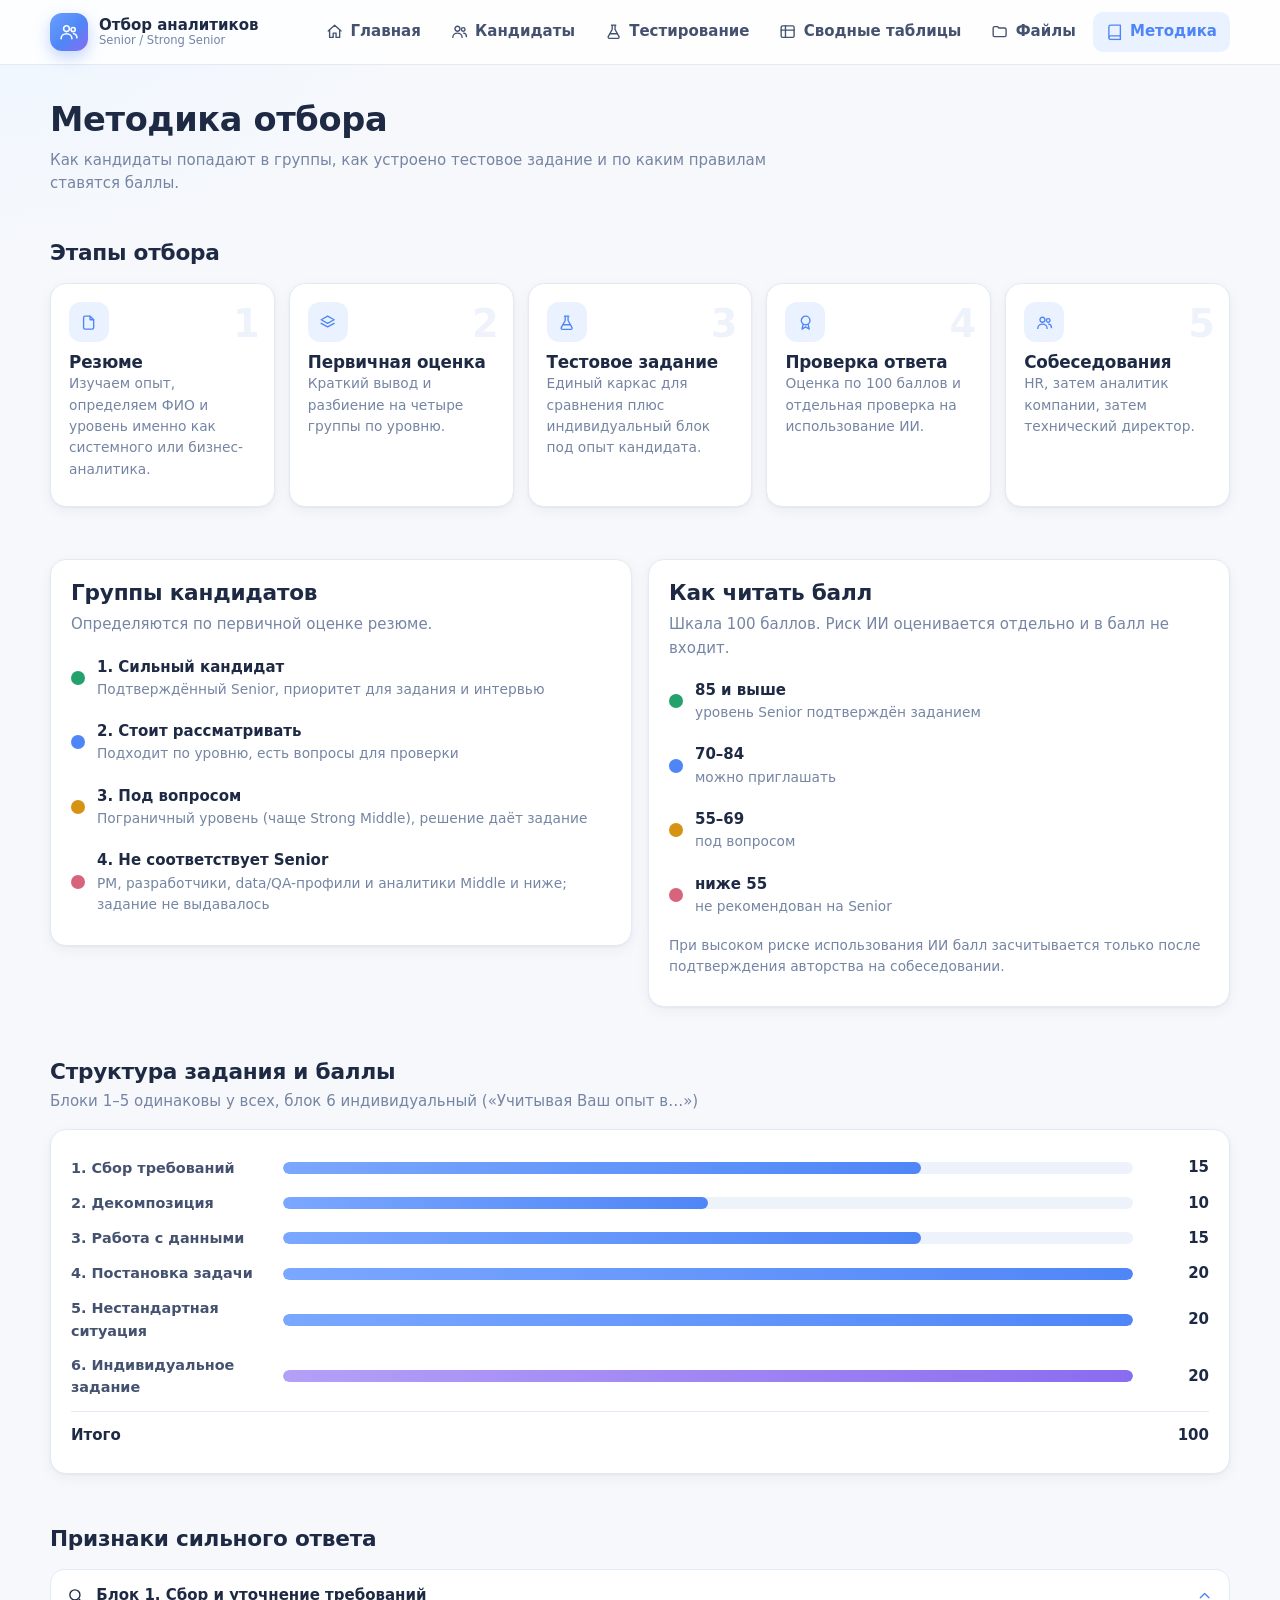
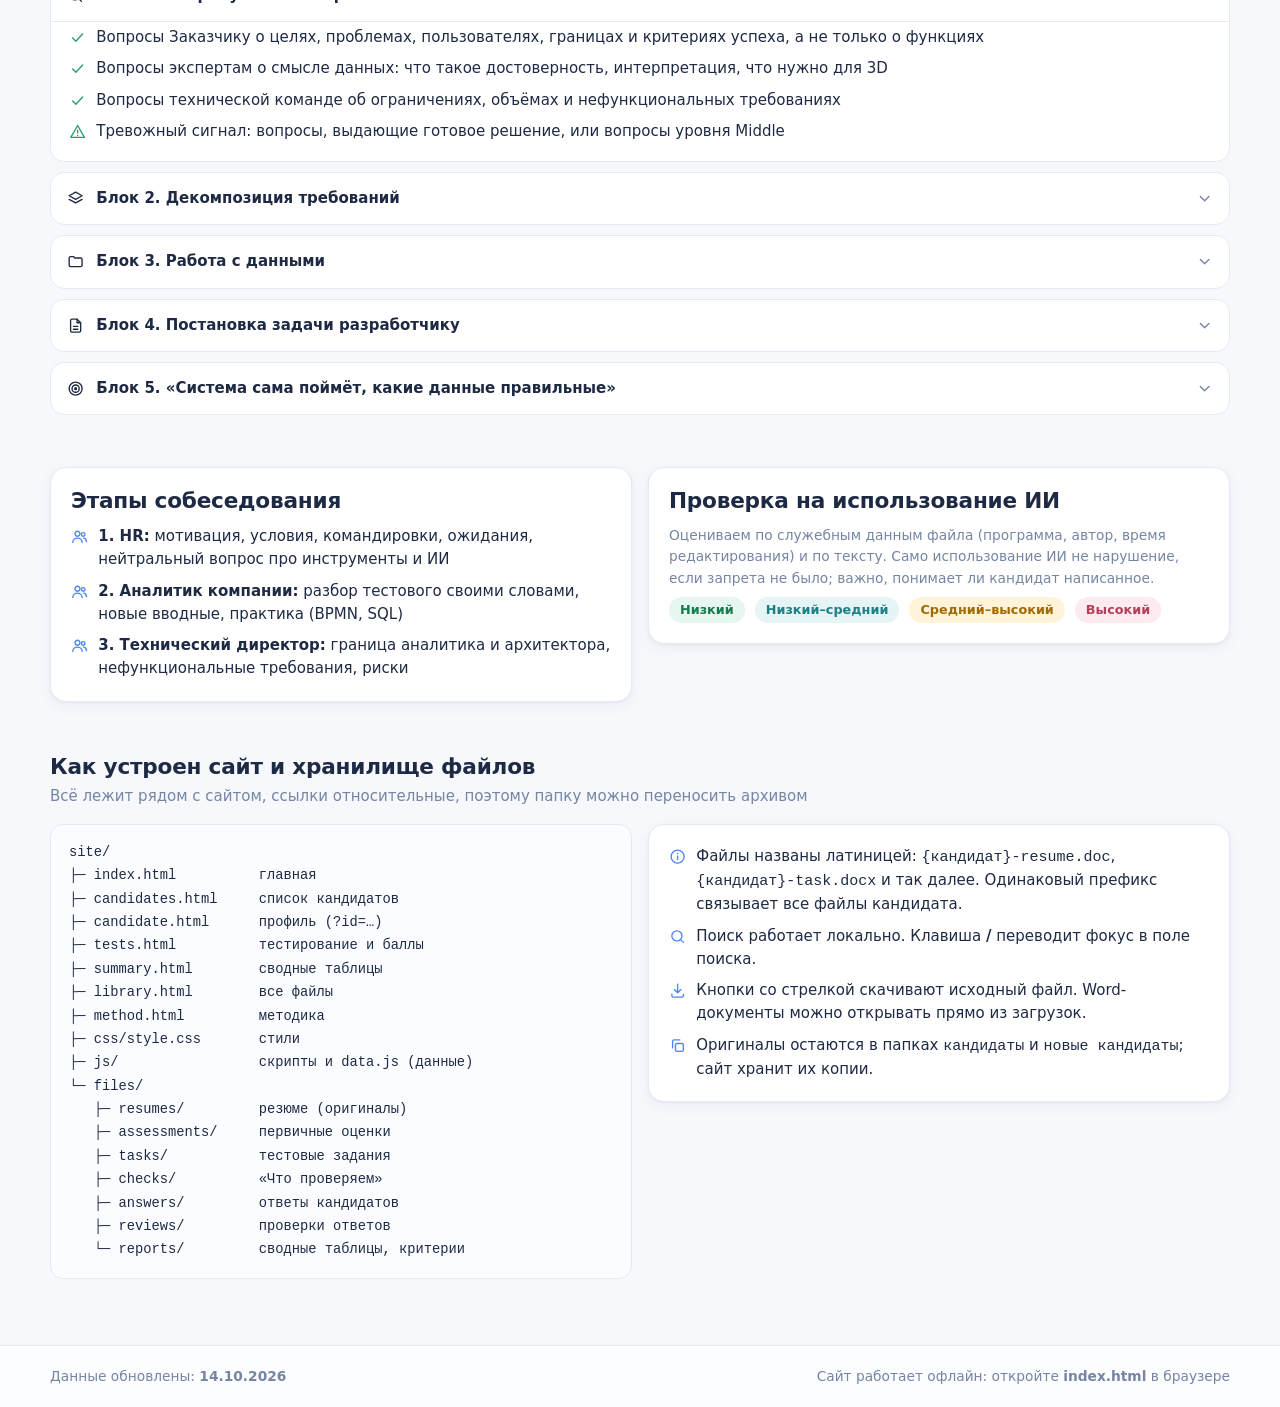
<file: method.html>
<!DOCTYPE html>
<html lang="ru">
<head>
  <meta charset="utf-8">
  <meta name="viewport" content="width=device-width, initial-scale=1">
  <title>Методика — Отбор аналитиков</title>
  <link rel="stylesheet" href="css/style.css">
</head>
<body data-page="method">
<header class="site-header"><div class="wrap header-in">
  <a class="brand" href="index.html"><span class="brand-mark"><svg class="ic"><use href="#i-users"/></svg></span><span class="brand-text">Отбор аналитиков<small>Senior / Strong Senior</small></span></a>
  <button class="nav-toggle" aria-label="Меню" aria-expanded="false"><svg class="ic"><use href="#i-menu"/></svg></button>
  <nav class="nav" id="nav">
    <a href="index.html" data-nav="home"><svg class="ic"><use href="#i-home"/></svg>Главная</a>
    <a href="candidates.html" data-nav="candidates"><svg class="ic"><use href="#i-users"/></svg>Кандидаты</a>
    <a href="tests.html" data-nav="tests"><svg class="ic"><use href="#i-flask"/></svg>Тестирование</a>
    <a href="summary.html" data-nav="summary"><svg class="ic"><use href="#i-table"/></svg>Сводные таблицы</a>
    <a href="library.html" data-nav="library"><svg class="ic"><use href="#i-folder"/></svg>Файлы</a>
    <a href="method.html" data-nav="method"><svg class="ic"><use href="#i-book"/></svg>Методика</a>
  </nav>
</div></header>

<main>
<section class="page-head"><div class="wrap"><h1>Методика отбора</h1><p>Как кандидаты попадают в группы, как устроено тестовое задание и по каким правилам ставятся баллы.</p></div></section>
<div class="wrap">
  <div class="section"><div class="section-head"><h2>Этапы отбора</h2></div>
    <div class="steps">
      <div class="card step" data-reveal><div class="ico"><svg class="ic"><use href="#i-file"/></svg></div><h3>Резюме</h3><p class="muted small">Изучаем опыт, определяем ФИО и уровень именно как системного или бизнес-аналитика.</p></div>
      <div class="card step" data-reveal style="--d:60ms"><div class="ico"><svg class="ic"><use href="#i-layers"/></svg></div><h3>Первичная оценка</h3><p class="muted small">Краткий вывод и разбиение на четыре группы по уровню.</p></div>
      <div class="card step" data-reveal style="--d:120ms"><div class="ico"><svg class="ic"><use href="#i-flask"/></svg></div><h3>Тестовое задание</h3><p class="muted small">Единый каркас для сравнения плюс индивидуальный блок под опыт кандидата.</p></div>
      <div class="card step" data-reveal style="--d:180ms"><div class="ico"><svg class="ic"><use href="#i-award"/></svg></div><h3>Проверка ответа</h3><p class="muted small">Оценка по 100 баллов и отдельная проверка на использование ИИ.</p></div>
      <div class="card step" data-reveal style="--d:240ms"><div class="ico"><svg class="ic"><use href="#i-users"/></svg></div><h3>Собеседования</h3><p class="muted small">HR, затем аналитик компании, затем технический директор.</p></div>
    </div>
  </div>

  <div class="section"><div class="grid grid-2" style="align-items:start">
    <div class="card pad" data-reveal>
      <h2 style="margin-bottom:6px">Группы кандидатов</h2><p class="muted">Определяются по первичной оценке резюме.</p>
      <div class="band" style="--c:var(--g1)"><span class="dot"></span><div><b>1. Сильный кандидат</b><div class="muted small">Подтверждённый Senior, приоритет для задания и интервью</div></div></div>
      <div class="band" style="--c:var(--g2)"><span class="dot"></span><div><b>2. Стоит рассматривать</b><div class="muted small">Подходит по уровню, есть вопросы для проверки</div></div></div>
      <div class="band" style="--c:var(--g3)"><span class="dot"></span><div><b>3. Под вопросом</b><div class="muted small">Пограничный уровень (чаще Strong Middle), решение даёт задание</div></div></div>
      <div class="band" style="--c:var(--g4)"><span class="dot"></span><div><b>4. Не соответствует Senior</b><div class="muted small">PM, разработчики, data/QA-профили и аналитики Middle и ниже; задание не выдавалось</div></div></div>
    </div>
    <div class="card pad" data-reveal style="--d:80ms">
      <h2 style="margin-bottom:6px">Как читать балл</h2><p class="muted">Шкала 100 баллов. Риск ИИ оценивается отдельно и в балл не входит.</p>
      <div class="band" style="--c:var(--g1)"><span class="dot"></span><div><b>85 и выше</b><div class="muted small">уровень Senior подтверждён заданием</div></div></div>
      <div class="band" style="--c:var(--g2)"><span class="dot"></span><div><b>70–84</b><div class="muted small">можно приглашать</div></div></div>
      <div class="band" style="--c:var(--g3)"><span class="dot"></span><div><b>55–69</b><div class="muted small">под вопросом</div></div></div>
      <div class="band" style="--c:var(--g4)"><span class="dot"></span><div><b>ниже 55</b><div class="muted small">не рекомендован на Senior</div></div></div>
      <p class="small muted" style="margin-top:8px">При высоком риске использования ИИ балл засчитывается только после подтверждения авторства на собеседовании.</p>
    </div>
  </div></div>

  <div class="section"><div class="section-head"><div><h2>Структура задания и баллы</h2><p>Блоки 1–5 одинаковы у всех, блок 6 индивидуальный («Учитывая Ваш опыт в…»)</p></div></div>
    <div class="card pad" id="blocksBox" data-reveal></div>
  </div>

  <div class="section"><div class="section-head"><h2>Признаки сильного ответа</h2></div>
    <div class="acc is-open"><button class="acc-head" aria-expanded="true"><svg class="ic"><use href="#i-search"/></svg>Блок 1. Сбор и уточнение требований<svg class="ic chev"><use href="#i-down"/></svg></button><div class="acc-body"><div class="acc-inner"><div class="acc-content"><ul class="list good"><li><svg class="ic"><use href="#i-check"/></svg>Вопросы Заказчику о целях, проблемах, пользователях, границах и критериях успеха, а не только о функциях</li><li><svg class="ic"><use href="#i-check"/></svg>Вопросы экспертам о смысле данных: что такое достоверность, интерпретация, что нужно для 3D</li><li><svg class="ic"><use href="#i-check"/></svg>Вопросы технической команде об ограничениях, объёмах и нефункциональных требованиях</li><li><svg class="ic"><use href="#i-alert"/></svg>Тревожный сигнал: вопросы, выдающие готовое решение, или вопросы уровня Middle</li></ul></div></div></div></div>
    <div class="acc"><button class="acc-head" aria-expanded="false"><svg class="ic"><use href="#i-layers"/></svg>Блок 2. Декомпозиция требований<svg class="ic chev"><use href="#i-down"/></svg></button><div class="acc-body"><div class="acc-inner"><div class="acc-content"><ul class="list good"><li><svg class="ic"><use href="#i-check"/></svg>Блоки системы покрывают весь путь данных: загрузка, хранение, качество, просмотр, интерпретация, передача в 3D, доступы</li><li><svg class="ic"><use href="#i-check"/></svg>Роли различаются по целям, есть альтернативные сценарии и исключения</li><li><svg class="ic"><use href="#i-check"/></svg>Типы требований разведены корректно, гипотезы явно помечены</li></ul></div></div></div></div>
    <div class="acc"><button class="acc-head" aria-expanded="false"><svg class="ic"><use href="#i-folder"/></svg>Блок 3. Работа с данными<svg class="ic chev"><use href="#i-down"/></svg></button><div class="acc-body"><div class="acc-inner"><div class="acc-content"><ul class="list good"><li><svg class="ic"><use href="#i-check"/></svg>Видит происхождение данных, единицы и системы координат, версии, дубликаты, пропуски, конфликты, большие объёмы</li><li><svg class="ic"><use href="#i-check"/></svg>Правила определяются вместе с экспертами, фиксируются формально и проверяются на реальных примерах</li><li><svg class="ic"><use href="#i-alert"/></svg>Тревожный сигнал: готовое техническое решение без вопросов или правила, придуманные самим кандидатом</li></ul></div></div></div></div>
    <div class="acc"><button class="acc-head" aria-expanded="false"><svg class="ic"><use href="#i-filetext"/></svg>Блок 4. Постановка задачи разработчику<svg class="ic chev"><use href="#i-down"/></svg></button><div class="acc-body"><div class="acc-inner"><div class="acc-content"><ul class="list good"><li><svg class="ic"><use href="#i-check"/></svg>Цель, роли и права, состав данных, источник, дата и версия значений, ошибки, ограничения, критерии приёмки</li><li><svg class="ic"><use href="#i-check"/></svg>Открытые вопросы и допущения вынесены отдельно, постановку можно протестировать</li></ul></div></div></div></div>
    <div class="acc"><button class="acc-head" aria-expanded="false"><svg class="ic"><use href="#i-target"/></svg>Блок 5. «Система сама поймёт, какие данные правильные»<svg class="ic chev"><use href="#i-down"/></svg></button><div class="acc-body"><div class="acc-inner"><div class="acc-content"><p class="muted small">Ключевой блок: проверяет, запишет ли аналитик слова Заказчика или выявит отсутствие бизнес-правила.</p><ul class="list good"><li><svg class="ic"><use href="#i-check"/></svg>Распознаёт, что бизнес-правила нет, и организует его формирование с экспертами и Заказчиком</li><li><svg class="ic"><use href="#i-check"/></svg>Предлагает формат правила: приоритеты, критерии достоверности, допуски, ручное решение, аудит</li><li><svg class="ic"><use href="#i-check"/></svg>Указывает, что фиксируется до разработки, и запасной путь, если правило сформулировать не удаётся</li><li><svg class="ic"><use href="#i-alert"/></svg>Тревожный сигнал: записывает требование как есть или сам решает, какие данные «правильные»</li></ul></div></div></div></div>
  </div>

  <div class="section"><div class="grid grid-2" style="align-items:start">
    <div class="card pad" data-reveal><h2 style="margin-bottom:10px">Этапы собеседования</h2>
      <ul class="list info"><li><svg class="ic"><use href="#i-users"/></svg><span><b>1. HR:</b> мотивация, условия, командировки, ожидания, нейтральный вопрос про инструменты и ИИ</span></li><li><svg class="ic"><use href="#i-users"/></svg><span><b>2. Аналитик компании:</b> разбор тестового своими словами, новые вводные, практика (BPMN, SQL)</span></li><li><svg class="ic"><use href="#i-users"/></svg><span><b>3. Технический директор:</b> граница аналитика и архитектора, нефункциональные требования, риски</span></li></ul></div>
    <div class="card pad" data-reveal style="--d:80ms"><h2 style="margin-bottom:10px">Проверка на использование ИИ</h2>
      <p class="muted small">Оцениваем по служебным данным файла (программа, автор, время редактирования) и по тексту. Само использование ИИ не нарушение, если запрета не было; важно, понимает ли кандидат написанное.</p>
      <div class="row"><span class="ai ai1">Низкий</span><span class="ai ai2">Низкий–средний</span><span class="ai ai3">Средний–высокий</span><span class="ai ai4">Высокий</span></div></div>
  </div></div>

  <div class="section"><div class="section-head"><div><h2>Как устроен сайт и хранилище файлов</h2><p>Всё лежит рядом с сайтом, ссылки относительные, поэтому папку можно переносить архивом</p></div></div>
    <div class="grid grid-2" style="align-items:start">
      <div class="tree">site/
├─ index.html          главная
├─ candidates.html     список кандидатов
├─ candidate.html      профиль (?id=…)
├─ tests.html          тестирование и баллы
├─ summary.html        сводные таблицы
├─ library.html        все файлы
├─ method.html         методика
├─ css/style.css       стили
├─ js/                 скрипты и data.js (данные)
└─ files/
   ├─ resumes/         резюме (оригиналы)
   ├─ assessments/     первичные оценки
   ├─ tasks/           тестовые задания
   ├─ checks/          «Что проверяем»
   ├─ answers/         ответы кандидатов
   ├─ reviews/         проверки ответов
   └─ reports/         сводные таблицы, критерии</div>
      <div class="card pad"><ul class="list info">
        <li><svg class="ic"><use href="#i-info"/></svg><span>Файлы названы латиницей: <code>{кандидат}-resume.doc</code>, <code>{кандидат}-task.docx</code> и так далее. Одинаковый префикс связывает все файлы кандидата.</span></li>
        <li><svg class="ic"><use href="#i-search"/></svg><span>Поиск работает локально. Клавиша <b>/</b> переводит фокус в поле поиска.</span></li>
        <li><svg class="ic"><use href="#i-download"/></svg><span>Кнопки со стрелкой скачивают исходный файл. Word-документы можно открывать прямо из загрузок.</span></li>
        <li><svg class="ic"><use href="#i-copy"/></svg><span>Оригиналы остаются в папках <code>кандидаты</code> и <code>новые кандидаты</code>; сайт хранит их копии.</span></li>
      </ul></div>
    </div>
  </div>
</div>
<div style="height:40px"></div>
</main>

<footer class="site-footer"><div class="wrap footer-in"><span>Данные обновлены: <b data-generated></b></span><span>Сайт работает офлайн: откройте <b>index.html</b> в браузере</span></div></footer>

<script src="js/icons.js"></script>
<script src="js/data.js" charset="utf-8"></script>
<script src="js/common.js"></script>
<script src="js/method.js"></script>
</body>
</html>
</file>
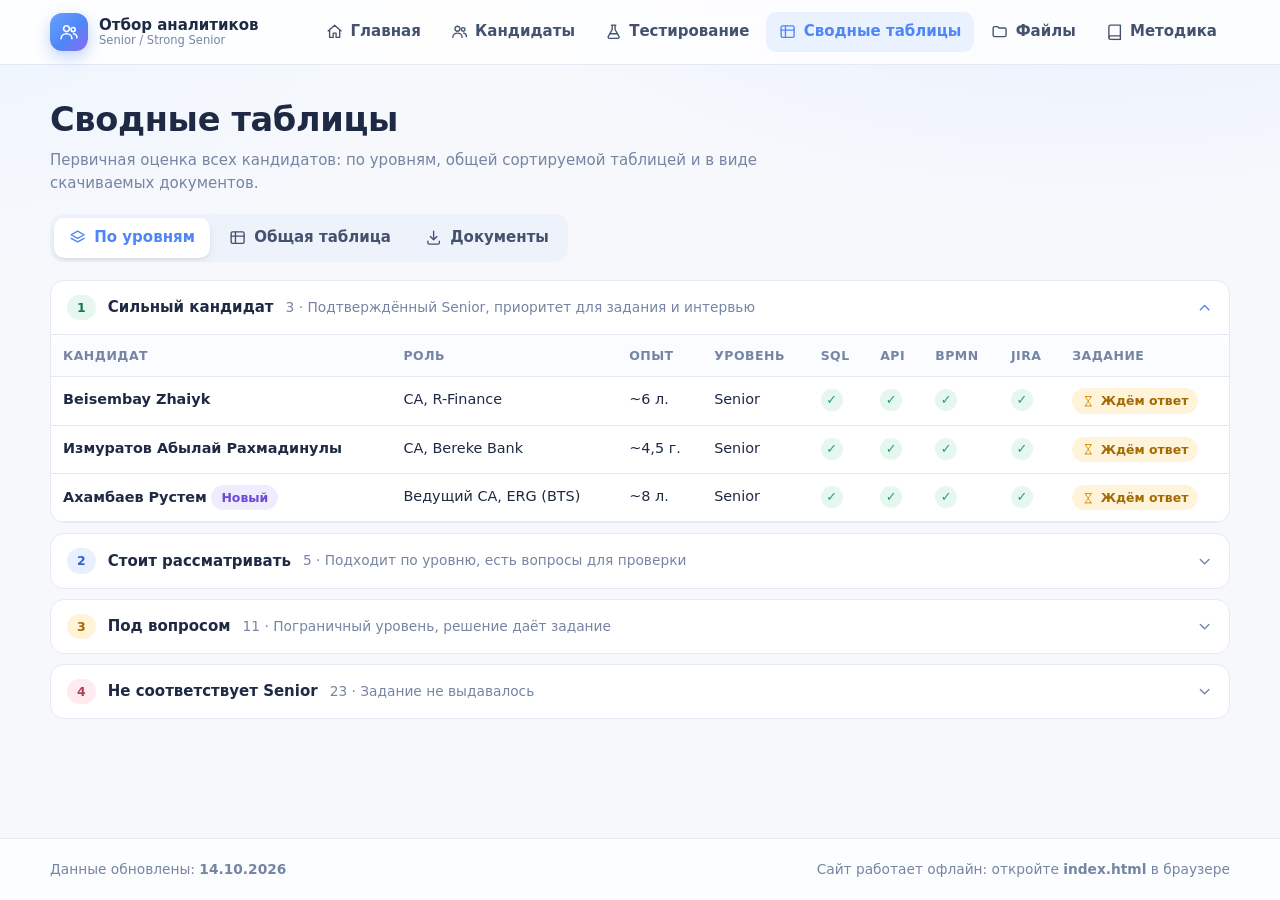
<file: summary.html>
<!DOCTYPE html>
<html lang="ru">
<head>
  <meta charset="utf-8">
  <meta name="viewport" content="width=device-width, initial-scale=1">
  <title>Сводные таблицы — Отбор аналитиков</title>
  <link rel="stylesheet" href="css/style.css">
</head>
<body data-page="summary">
<header class="site-header"><div class="wrap header-in">
  <a class="brand" href="index.html"><span class="brand-mark"><svg class="ic"><use href="#i-users"/></svg></span><span class="brand-text">Отбор аналитиков<small>Senior / Strong Senior</small></span></a>
  <button class="nav-toggle" aria-label="Меню" aria-expanded="false"><svg class="ic"><use href="#i-menu"/></svg></button>
  <nav class="nav" id="nav">
    <a href="index.html" data-nav="home"><svg class="ic"><use href="#i-home"/></svg>Главная</a>
    <a href="candidates.html" data-nav="candidates"><svg class="ic"><use href="#i-users"/></svg>Кандидаты</a>
    <a href="tests.html" data-nav="tests"><svg class="ic"><use href="#i-flask"/></svg>Тестирование</a>
    <a href="summary.html" data-nav="summary"><svg class="ic"><use href="#i-table"/></svg>Сводные таблицы</a>
    <a href="library.html" data-nav="library"><svg class="ic"><use href="#i-folder"/></svg>Файлы</a>
    <a href="method.html" data-nav="method"><svg class="ic"><use href="#i-book"/></svg>Методика</a>
  </nav>
</div></header>

<main>
<section class="page-head"><div class="wrap"><h1>Сводные таблицы</h1><p>Первичная оценка всех кандидатов: по уровням, общей сортируемой таблицей и в виде скачиваемых документов.</p></div></section>
<div class="wrap">
  <div data-tabs data-hash="tab">
    <div class="tab-list" role="tablist">
      <button class="tab is-active" data-tab="levels"><svg class="ic"><use href="#i-layers"/></svg>По уровням</button>
      <button class="tab" data-tab="all"><svg class="ic"><use href="#i-table"/></svg>Общая таблица</button>
      <button class="tab" data-tab="docs"><svg class="ic"><use href="#i-download"/></svg>Документы</button>
    </div>
    <div style="margin-top:18px">
      <div class="tab-panel is-active" data-panel="levels" id="pLevels"></div>
      <div class="tab-panel" data-panel="all">
        <div class="card toolbar" style="position:static;margin-top:0">
          <div class="toolbar-row">
            <div class="search"><svg class="ic"><use href="#i-search"/></svg><input class="input" id="sq" data-search type="search" placeholder="Поиск по таблице…"><span class="kbd">/</span></div>
            <div class="seg" id="sBatch"><button data-v="all" class="is-active">Все</button><button data-v="old">Основная база</button><button data-v="new">Новые</button></div>
            <span class="result-info" id="sInfo"></span>
          </div>
        </div>
        <div class="card"><div class="table-wrap"><table class="tbl" id="sTbl"></table></div></div>
        <p class="muted small" style="margin-top:10px">Обозначения: <span class="sk y">✓</span> есть подтверждение в опыте · <span class="sk p">~</span> упомянуто поверхностно · <span class="sk n">–</span> нет. Нажмите на заголовок столбца, чтобы отсортировать.</p>
      </div>
      <div class="tab-panel" data-panel="docs"><div class="grid grid-2" id="pDocs"></div></div>
    </div>
  </div>
</div>
<div style="height:50px"></div>
</main>

<footer class="site-footer"><div class="wrap footer-in"><span>Данные обновлены: <b data-generated></b></span><span>Сайт работает офлайн: откройте <b>index.html</b> в браузере</span></div></footer>

<script src="js/icons.js"></script>
<script src="js/data.js" charset="utf-8"></script>
<script src="js/common.js"></script>
<script src="js/summary.js"></script>
</body>
</html>
</file>
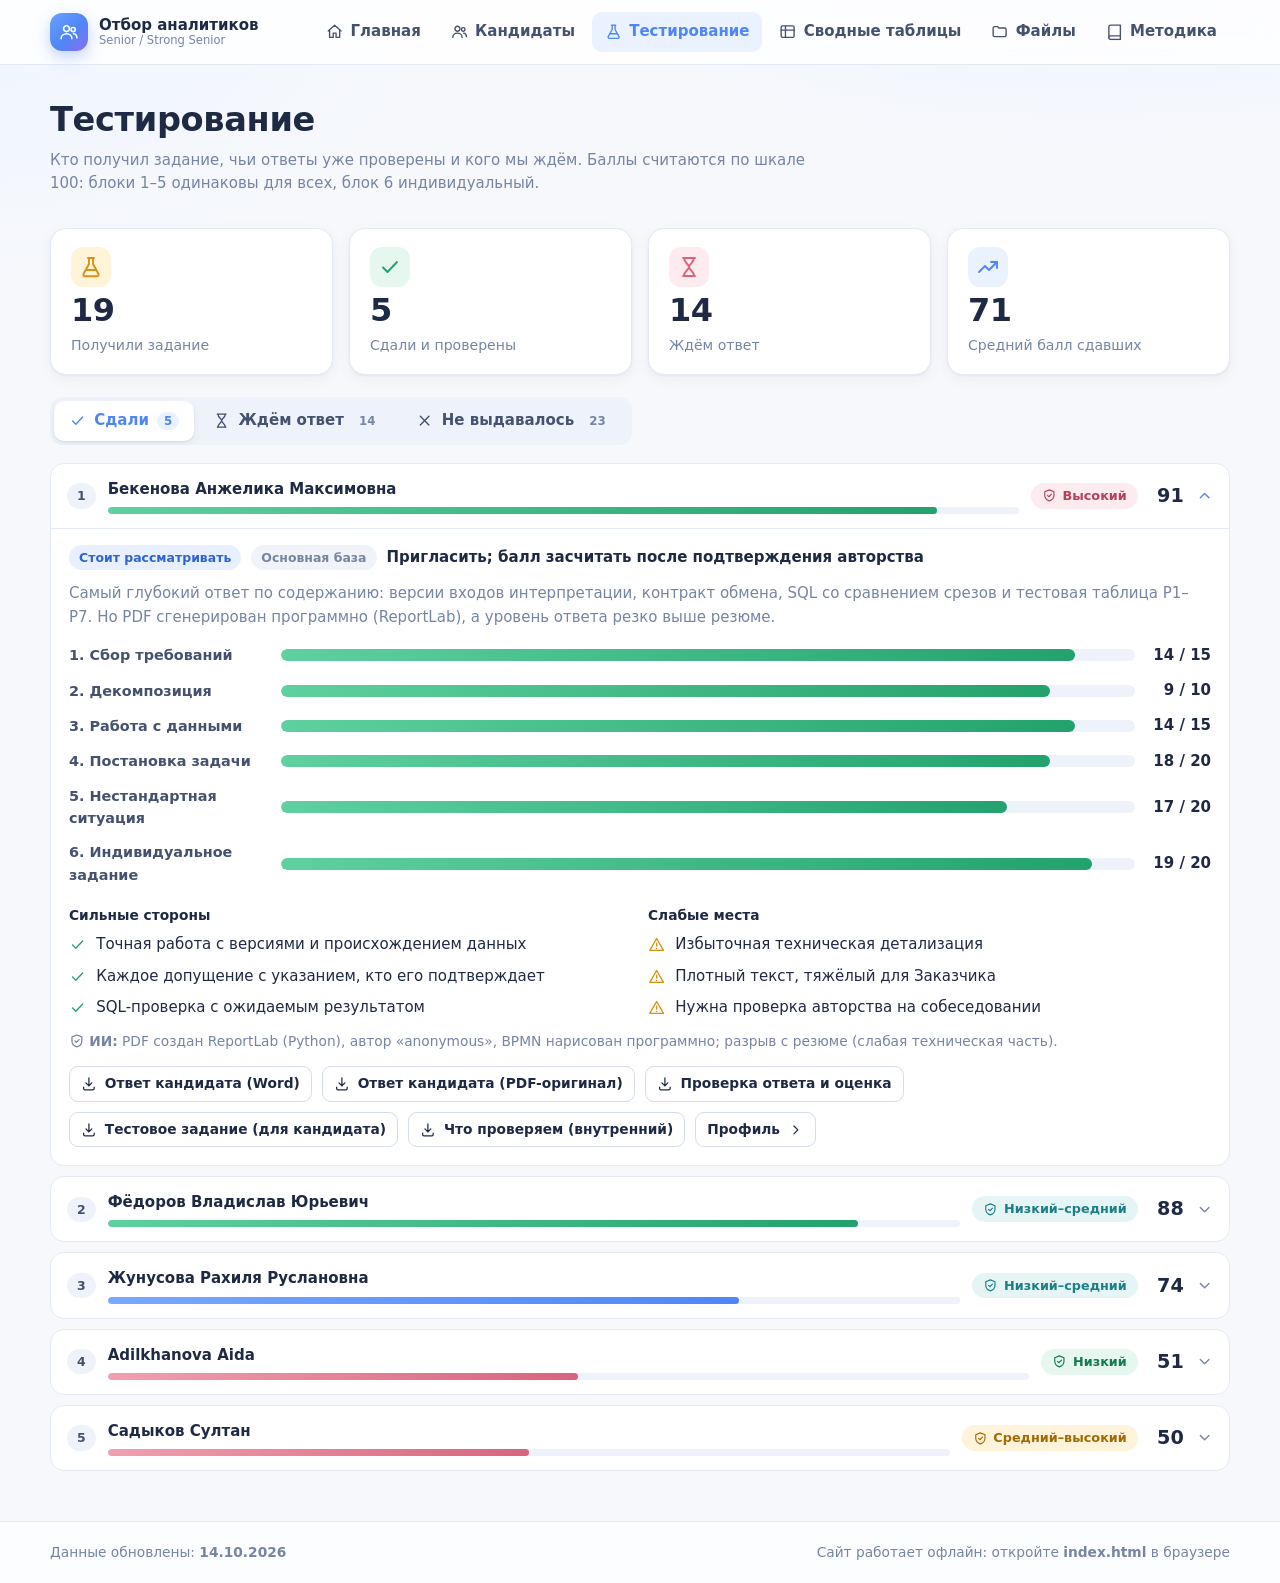
<file: tests.html>
<!DOCTYPE html>
<html lang="ru">
<head>
  <meta charset="utf-8">
  <meta name="viewport" content="width=device-width, initial-scale=1">
  <title>Тестирование — Отбор аналитиков</title>
  <link rel="stylesheet" href="css/style.css">
</head>
<body data-page="tests">
<header class="site-header"><div class="wrap header-in">
  <a class="brand" href="index.html"><span class="brand-mark"><svg class="ic"><use href="#i-users"/></svg></span><span class="brand-text">Отбор аналитиков<small>Senior / Strong Senior</small></span></a>
  <button class="nav-toggle" aria-label="Меню" aria-expanded="false"><svg class="ic"><use href="#i-menu"/></svg></button>
  <nav class="nav" id="nav">
    <a href="index.html" data-nav="home"><svg class="ic"><use href="#i-home"/></svg>Главная</a>
    <a href="candidates.html" data-nav="candidates"><svg class="ic"><use href="#i-users"/></svg>Кандидаты</a>
    <a href="tests.html" data-nav="tests"><svg class="ic"><use href="#i-flask"/></svg>Тестирование</a>
    <a href="summary.html" data-nav="summary"><svg class="ic"><use href="#i-table"/></svg>Сводные таблицы</a>
    <a href="library.html" data-nav="library"><svg class="ic"><use href="#i-folder"/></svg>Файлы</a>
    <a href="method.html" data-nav="method"><svg class="ic"><use href="#i-book"/></svg>Методика</a>
  </nav>
</div></header>

<main>
<section class="page-head"><div class="wrap"><h1>Тестирование</h1><p>Кто получил задание, чьи ответы уже проверены и кого мы ждём. Баллы считаются по шкале 100: блоки 1–5 одинаковы для всех, блок 6 индивидуальный.</p></div></section>
<div class="wrap">
  <div class="grid grid-4" id="tStats" style="margin:14px 0 22px"></div>
  <div data-tabs data-hash="tab">
    <div class="tab-list" role="tablist" id="tTabs">
      <button class="tab is-active" data-tab="done"><svg class="ic"><use href="#i-check"/></svg>Сдали<span class="count" id="cDone"></span></button>
      <button class="tab" data-tab="waiting"><svg class="ic"><use href="#i-hourglass"/></svg>Ждём ответ<span class="count" id="cWait"></span></button>
      <button class="tab" data-tab="none"><svg class="ic"><use href="#i-x"/></svg>Не выдавалось<span class="count" id="cNone"></span></button>
    </div>
    <div style="margin-top:18px">
      <div class="tab-panel is-active" data-panel="done" id="pDone"></div>
      <div class="tab-panel" data-panel="waiting" id="pWait"></div>
      <div class="tab-panel" data-panel="none" id="pNone"></div>
    </div>
  </div>
</div>
<div style="height:50px"></div>
</main>

<footer class="site-footer"><div class="wrap footer-in"><span>Данные обновлены: <b data-generated></b></span><span>Сайт работает офлайн: откройте <b>index.html</b> в браузере</span></div></footer>

<script src="js/icons.js"></script>
<script src="js/data.js" charset="utf-8"></script>
<script src="js/common.js"></script>
<script src="js/tests.js"></script>
</body>
</html>
</file>
<file: css/style.css>
/* ============ Базовые переменные (светлая тема) ============ */
:root {
  --bg: #f6f8fc;
  --bg-2: #eef3fb;
  --surface: #ffffff;
  --ink: #1e2a44;
  --ink-2: #44526f;
  --muted: #7585a3;
  --line: #e4eaf4;
  --line-2: #d5dded;

  --brand: #4f86f7;
  --brand-2: #7aa7ff;
  --brand-soft: #eaf1ff;

  --g1: #23a26d; --g1-soft: #e5f7ee;
  --g2: #4f86f7; --g2-soft: #e8f0ff;
  --g3: #d69213; --g3-soft: #fff3d9;
  --g4: #d8647c; --g4-soft: #fdebef;
  --lilac: #8a6cf0; --lilac-soft: #f0ebff;

  --radius: 16px;
  --radius-sm: 10px;
  --shadow-1: 0 1px 2px rgba(30, 42, 68, .05), 0 4px 14px rgba(30, 42, 68, .05);
  --shadow-2: 0 2px 4px rgba(30, 42, 68, .06), 0 14px 34px rgba(79, 134, 247, .14);
  --ease: cubic-bezier(.22, .9, .3, 1);
}

* { box-sizing: border-box; }
html { scroll-behavior: smooth; }
body {
  margin: 0;
  font-family: system-ui, -apple-system, "Segoe UI", Roboto, "Helvetica Neue", Arial, sans-serif;
  font-size: 15px; line-height: 1.55; color: var(--ink);
  background:
    radial-gradient(900px 420px at 85% -10%, #e6efff 0%, transparent 70%),
    radial-gradient(700px 380px at -5% 0%, #eef6ff 0%, transparent 70%),
    var(--bg);
  min-height: 100vh;
  display: flex; flex-direction: column;
}
main { flex: 1; }
a { color: var(--brand); text-decoration: none; }
a:hover { text-decoration: underline; }
h1, h2, h3, h4 { line-height: 1.25; margin: 0; color: var(--ink); letter-spacing: -.01em; }
h1 { font-size: 2.1rem; font-weight: 750; }
h2 { font-size: 1.35rem; font-weight: 700; }
h3 { font-size: 1.05rem; font-weight: 650; }
p { margin: 0 0 .6em; }
.wrap { width: min(1180px, 100% - 40px); margin-inline: auto; }
.muted { color: var(--muted); }
.small { font-size: .86rem; }
.hidden { display: none !important; }
mark { background: #fff0b8; color: inherit; border-radius: 3px; padding: 0 2px; }

/* ============ Иконки ============ */
.ic { width: 1.15em; height: 1.15em; fill: none; stroke: currentColor; stroke-width: 1.9; stroke-linecap: round; stroke-linejoin: round; flex: none; vertical-align: -.2em; }
.ic-lg { width: 1.6em; height: 1.6em; }

/* ============ Шапка ============ */
.site-header { position: sticky; top: 0; z-index: 50; background: rgba(255,255,255,.82); backdrop-filter: blur(12px); border-bottom: 1px solid var(--line); }
.header-in { display: flex; align-items: center; gap: 18px; min-height: 64px; }
.brand { display: flex; align-items: center; gap: 11px; color: var(--ink); text-decoration: none !important; }
.brand-mark { width: 38px; height: 38px; border-radius: 12px; display: grid; place-items: center; color: #fff; background: linear-gradient(135deg, #6aa0ff, #4f86f7 55%, #8a6cf0); box-shadow: 0 6px 16px rgba(79,134,247,.35); }
.brand-mark .ic { width: 20px; height: 20px; }
.brand-text { display: flex; flex-direction: column; font-weight: 700; line-height: 1.15; }
.brand-text small { font-weight: 500; color: var(--muted); font-size: .72rem; }
.nav { margin-left: auto; display: flex; gap: 4px; flex-wrap: wrap; }
.nav a { display: inline-flex; align-items: center; gap: 7px; padding: 8px 13px; border-radius: 10px; color: var(--ink-2); font-weight: 550; text-decoration: none; transition: background .2s, color .2s; }
.nav a:hover { background: var(--bg-2); color: var(--ink); }
.nav a.is-active { background: var(--brand-soft); color: var(--brand); }
.nav-toggle { display: none; margin-left: auto; border: 1px solid var(--line); background: #fff; border-radius: 10px; width: 42px; height: 42px; color: var(--ink); cursor: pointer; }

/* ============ Общие блоки ============ */
.page-head { padding: 34px 0 10px; }
.page-head p { color: var(--muted); max-width: 760px; margin-top: 8px; }
.crumbs { font-size: .85rem; color: var(--muted); margin-bottom: 10px; display: flex; gap: 7px; align-items: center; }
.crumbs a { color: var(--muted); }
.section { padding: 26px 0; }
.section-head { display: flex; align-items: end; justify-content: space-between; gap: 14px; margin-bottom: 16px; flex-wrap: wrap; }
.section-head p { color: var(--muted); margin: 4px 0 0; }
.card { background: var(--surface); border: 1px solid var(--line); border-radius: var(--radius); box-shadow: var(--shadow-1); }
.pad { padding: 20px; }
.grid { display: grid; gap: 16px; }
.grid-2 { grid-template-columns: repeat(2, 1fr); }
.grid-3 { grid-template-columns: repeat(3, 1fr); }
.grid-4 { grid-template-columns: repeat(4, 1fr); }
.grid-5 { grid-template-columns: repeat(5, 1fr); }
.row { display: flex; gap: 10px; align-items: center; flex-wrap: wrap; }
.spacer { flex: 1; }

/* Кнопки */
.btn { display: inline-flex; align-items: center; gap: 8px; padding: 9px 15px; border-radius: 11px; border: 1px solid var(--line-2); background: #fff; color: var(--ink); font: inherit; font-weight: 600; cursor: pointer; text-decoration: none !important; transition: transform .15s var(--ease), box-shadow .2s, background .2s, border-color .2s; }
.btn:hover { transform: translateY(-1px); box-shadow: var(--shadow-1); border-color: var(--brand-2); }
.btn:active { transform: translateY(0); }
.btn-primary { background: linear-gradient(135deg, #5d95ff, #4f86f7); border-color: transparent; color: #fff; box-shadow: 0 6px 16px rgba(79,134,247,.3); }
.btn-primary:hover { border-color: transparent; box-shadow: 0 10px 22px rgba(79,134,247,.38); }
.btn-ghost { background: transparent; }
.btn-sm { padding: 6px 11px; font-size: .86rem; border-radius: 9px; }
.icon-btn { display: inline-grid; place-items: center; width: 34px; height: 34px; border-radius: 10px; border: 1px solid var(--line); background: #fff; color: var(--ink-2); transition: all .2s var(--ease); }
.icon-btn:hover { color: var(--brand); border-color: var(--brand-2); background: var(--brand-soft); transform: translateY(-1px); text-decoration: none; }

/* Бейджи */
.badge { display: inline-flex; align-items: center; gap: 6px; padding: 3px 10px; border-radius: 999px; font-size: .78rem; font-weight: 650; white-space: nowrap; background: var(--bg-2); color: var(--ink-2); }
.badge .ic { width: 1em; height: 1em; }
.b-g1 { background: var(--g1-soft); color: #167a50; }
.b-g2 { background: var(--g2-soft); color: #2f63cf; }
.b-g3 { background: var(--g3-soft); color: #a26a05; }
.b-g4 { background: var(--g4-soft); color: #b3415a; }
.b-new { background: var(--lilac-soft); color: #6a4bd6; }
.b-old { background: #f0f3f9; color: var(--muted); }
.b-done { background: var(--g1-soft); color: #167a50; }
.b-wait { background: var(--g3-soft); color: #a26a05; }
.b-none { background: #f0f3f9; color: var(--muted); }

/* Поля формы */
.input, .select { font: inherit; color: var(--ink); background: #fff; border: 1px solid var(--line-2); border-radius: 11px; padding: 9px 12px; outline: none; transition: border-color .2s, box-shadow .2s; }
.input:focus, .select:focus { border-color: var(--brand); box-shadow: 0 0 0 4px rgba(79,134,247,.14); }
.search { position: relative; flex: 1; min-width: 240px; }
.search .ic { position: absolute; left: 12px; top: 50%; transform: translateY(-50%); color: var(--muted); }
.search .input { width: 100%; padding-left: 38px; }
.kbd { position: absolute; right: 10px; top: 50%; transform: translateY(-50%); font-size: .72rem; border: 1px solid var(--line-2); border-radius: 6px; padding: 0 6px; color: var(--muted); background: var(--bg); }

/* ============ Вкладки ============ */
.tab-list { display: flex; gap: 4px; padding: 4px; background: var(--bg-2); border-radius: 13px; width: fit-content; max-width: 100%; overflow-x: auto; position: relative; }
.tab { border: 0; background: transparent; font: inherit; font-weight: 600; color: var(--ink-2); padding: 8px 15px; border-radius: 10px; cursor: pointer; display: inline-flex; align-items: center; gap: 8px; white-space: nowrap; transition: color .2s, background .2s, box-shadow .2s; }
.tab:hover { color: var(--ink); }
.tab.is-active { background: #fff; color: var(--brand); box-shadow: 0 1px 2px rgba(30,42,68,.08), 0 4px 10px rgba(30,42,68,.06); }
.tab .count { font-size: .74rem; background: var(--bg-2); color: var(--muted); border-radius: 999px; padding: 0 7px; font-weight: 700; }
.tab.is-active .count { background: var(--brand-soft); color: var(--brand); }
.tab-panel { display: none; }
.tab-panel.is-active { display: block; animation: rise .35s var(--ease); }

/* ============ Аккордеон ============ */
.acc { border: 1px solid var(--line); border-radius: 14px; background: #fff; overflow: hidden; }
.acc + .acc { margin-top: 10px; }
.acc-head { width: 100%; display: flex; align-items: center; gap: 12px; padding: 14px 16px; border: 0; background: transparent; font: inherit; font-weight: 650; color: var(--ink); cursor: pointer; text-align: left; }
.acc-head:hover { background: #fafcff; }
.acc-head .chev { margin-left: auto; transition: transform .3s var(--ease); color: var(--muted); }
.acc.is-open > .acc-head .chev { transform: rotate(180deg); color: var(--brand); }
.acc-body { display: grid; grid-template-rows: 0fr; transition: grid-template-rows .35s var(--ease); }
.acc.is-open > .acc-body { grid-template-rows: 1fr; }
.acc-inner { overflow: hidden; }
.acc-content { padding: 4px 18px 18px; border-top: 1px solid var(--line); }

/* ============ Главная ============ */
.hero { padding: 54px 0 24px; }
.hero-card { position: relative; overflow: hidden; padding: 38px; border-radius: 24px; background: linear-gradient(135deg, #ffffff 0%, #f1f6ff 55%, #f1ecff 100%); border: 1px solid var(--line); box-shadow: var(--shadow-1); }
.hero-card::after { content: ""; position: absolute; right: -60px; top: -60px; width: 280px; height: 280px; border-radius: 50%; background: radial-gradient(circle, rgba(122,167,255,.35), transparent 70%); animation: float 9s ease-in-out infinite; }
.hero h1 { font-size: 2.5rem; max-width: 720px; }
.hero h1 span { background: linear-gradient(90deg, #4f86f7, #8a6cf0); -webkit-background-clip: text; background-clip: text; color: transparent; }
.hero p { color: var(--ink-2); max-width: 640px; font-size: 1.05rem; margin-top: 12px; }
.hero .search { max-width: 520px; margin-top: 22px; }
.hero .actions { margin-top: 18px; position: relative; z-index: 1; }
.hero-card > * { position: relative; z-index: 1; }

.stat { padding: 18px 20px; display: flex; flex-direction: column; gap: 6px; transition: transform .25s var(--ease), box-shadow .25s; }
.stat:hover { transform: translateY(-3px); box-shadow: var(--shadow-2); }
.stat .ico { width: 40px; height: 40px; border-radius: 12px; display: grid; place-items: center; background: var(--brand-soft); color: var(--brand); }
.stat .num { font-size: 2rem; font-weight: 750; letter-spacing: -.02em; line-height: 1.1; }
.stat .lbl { color: var(--muted); font-size: .88rem; }
.stat.s-green .ico { background: var(--g1-soft); color: var(--g1); }
.stat.s-amber .ico { background: var(--g3-soft); color: var(--g3); }
.stat.s-lilac .ico { background: var(--lilac-soft); color: var(--lilac); }
.stat.s-rose .ico { background: var(--g4-soft); color: var(--g4); }

.funnel { display: grid; gap: 12px; }
.funnel-row { display: grid; grid-template-columns: 190px 1fr 46px; gap: 14px; align-items: center; }
.funnel-row .name { font-weight: 600; color: var(--ink-2); font-size: .92rem; }
.bar { height: 12px; background: var(--bg-2); border-radius: 999px; overflow: hidden; }
.bar > i { display: block; height: 100%; width: 0; border-radius: 999px; background: linear-gradient(90deg, #7aa7ff, #4f86f7); transition: width 1.1s var(--ease); }
.bar.green > i { background: linear-gradient(90deg, #5fd0a0, #23a26d); }
.bar.amber > i { background: linear-gradient(90deg, #f3c565, #d69213); }
.bar.rose > i { background: linear-gradient(90deg, #f0a0b0, #d8647c); }
.bar.lilac > i { background: linear-gradient(90deg, #b4a0f7, #8a6cf0); }
.in-view .bar > i, .bar.is-in > i { width: var(--w, 0); }

.level-card { padding: 20px; position: relative; overflow: hidden; display: flex; flex-direction: column; gap: 10px; transition: transform .25s var(--ease), box-shadow .25s; text-decoration: none !important; color: inherit; }
.level-card:hover { transform: translateY(-4px); box-shadow: var(--shadow-2); }
.level-card::before { content: ""; position: absolute; inset: 0 0 auto 0; height: 4px; background: var(--c); }
.level-card .big { font-size: 2.2rem; font-weight: 750; color: var(--c); line-height: 1; }
.level-card ul { margin: 0; padding: 0; list-style: none; display: grid; gap: 4px; font-size: .88rem; color: var(--ink-2); }
.level-card li { display: flex; gap: 8px; align-items: center; }
.level-card li::before { content: ""; width: 6px; height: 6px; border-radius: 50%; background: var(--c); opacity: .6; }
.lvl1 { --c: var(--g1); } .lvl2 { --c: var(--g2); } .lvl3 { --c: var(--g3); } .lvl4 { --c: var(--g4); }

.leader { display: grid; grid-template-columns: 28px 1fr auto; gap: 12px; align-items: center; padding: 12px 4px; border-bottom: 1px solid var(--line); }
.leader:last-child { border-bottom: 0; }
.leader .rank { width: 28px; height: 28px; border-radius: 9px; background: var(--bg-2); color: var(--muted); display: grid; place-items: center; font-weight: 700; font-size: .85rem; }
.leader:nth-child(1) .rank { background: #fff2c9; color: #a27200; }
.leader .score { font-weight: 750; font-size: 1.15rem; }
.leader .bar { height: 8px; margin-top: 6px; }

.wait-item { display: flex; align-items: center; gap: 12px; padding: 11px 4px; border-bottom: 1px solid var(--line); color: inherit; text-decoration: none !important; }
.wait-item:last-child { border-bottom: 0; }
.wait-item:hover .nm { color: var(--brand); }
.wait-item .nm { font-weight: 600; transition: color .2s; }
.wait-item .ft { font-size: .82rem; color: var(--muted); }

.pulse { display: inline-grid; place-items: center; color: var(--g3); animation: tilt 2.4s ease-in-out infinite; }
.spin { animation: spin 3s linear infinite; }

/* ============ Список кандидатов ============ */
.toolbar { padding: 14px; display: flex; flex-direction: column; gap: 12px; margin: 16px 0; }
.toolbar-row { display: flex; gap: 10px; align-items: center; flex-wrap: wrap; }
.seg { display: inline-flex; background: var(--bg-2); padding: 3px; border-radius: 11px; gap: 2px; }
.seg button { border: 0; background: transparent; font: inherit; font-weight: 600; color: var(--ink-2); padding: 6px 12px; border-radius: 8px; cursor: pointer; display: inline-flex; align-items: center; gap: 6px; transition: all .2s; }
.seg button.is-active { background: #fff; color: var(--brand); box-shadow: 0 1px 3px rgba(30,42,68,.1); }
.result-info { color: var(--muted); font-size: .88rem; }
.cards { display: grid; grid-template-columns: repeat(auto-fill, minmax(330px, 1fr)); gap: 16px; padding-bottom: 40px; }
.cand { padding: 18px; display: flex; flex-direction: column; gap: 12px; color: inherit; text-decoration: none !important; transition: transform .25s var(--ease), box-shadow .25s, border-color .25s; position: relative; }
.cand:hover { transform: translateY(-4px); box-shadow: var(--shadow-2); border-color: #c9d9fb; }
.cand-top { display: flex; gap: 12px; align-items: center; }
.avatar { width: 46px; height: 46px; border-radius: 14px; display: grid; place-items: center; font-weight: 750; color: #fff; flex: none; background: var(--c, var(--brand)); letter-spacing: .02em; }
.av1 { --c: linear-gradient(135deg, #5fd0a0, #23a26d); }
.av2 { --c: linear-gradient(135deg, #7aa7ff, #4f86f7); }
.av3 { --c: linear-gradient(135deg, #f3c565, #d69213); }
.av4 { --c: linear-gradient(135deg, #f0a0b0, #d8647c); }
.avatar { background: var(--c); }
.cand h3 { font-size: 1.02rem; }
.cand .role { color: var(--muted); font-size: .86rem; }
.cand .short { color: var(--ink-2); font-size: .9rem; display: -webkit-box; -webkit-line-clamp: 2; -webkit-box-orient: vertical; overflow: hidden; }
.cand-meta { display: flex; gap: 6px; flex-wrap: wrap; }
.cand-foot { display: flex; align-items: center; gap: 8px; margin-top: auto; padding-top: 12px; border-top: 1px dashed var(--line); }
.cand-foot .status { font-size: .84rem; display: inline-flex; gap: 6px; align-items: center; }
.cand-score { position: absolute; right: 16px; top: 16px; }
.empty { text-align: center; padding: 60px 20px; color: var(--muted); grid-column: 1 / -1; }
.empty .ic { width: 2.4rem; height: 2.4rem; opacity: .5; }

/* Кольцо баллов */
.ring { --size: 56px; --val: 0; --col: var(--brand); width: var(--size); height: var(--size); position: relative; flex: none; }
.ring svg { width: 100%; height: 100%; transform: rotate(-90deg); }
.ring circle { fill: none; stroke-width: 6; }
.ring .trk { stroke: var(--bg-2); }
.ring .val { stroke: var(--col); stroke-linecap: round; stroke-dasharray: 164.9; stroke-dashoffset: 164.9; transition: stroke-dashoffset 1.2s var(--ease); }
.ring.is-in .val { stroke-dashoffset: calc(164.9 - 164.9 * var(--val) / 100); }
.ring b { position: absolute; inset: 0; display: grid; place-items: center; font-size: calc(var(--size) * .3); font-weight: 750; }
.ring.lg { --size: 120px; }
.sc-high { --col: var(--g1); } .sc-good { --col: var(--g2); } .sc-mid { --col: var(--g3); } .sc-low { --col: var(--g4); }

/* ============ Таблицы ============ */
.table-wrap { overflow-x: auto; border-radius: var(--radius); }
table.tbl { width: 100%; border-collapse: collapse; font-size: .9rem; background: #fff; }
.tbl th { text-align: left; font-weight: 650; font-size: .78rem; text-transform: uppercase; letter-spacing: .04em; color: var(--muted); background: #fafcff; padding: 11px 12px; border-bottom: 1px solid var(--line); white-space: nowrap; position: sticky; top: 0; }
.tbl th.sortable { cursor: pointer; user-select: none; }
.tbl th.sortable:hover { color: var(--brand); }
.tbl th .arrow { opacity: .35; margin-left: 4px; transition: transform .2s; }
.tbl th.sorted .arrow { opacity: 1; color: var(--brand); }
.tbl th.sorted.desc .arrow { transform: rotate(180deg); }
.tbl td { padding: 11px 12px; border-bottom: 1px solid var(--line); vertical-align: top; }
.tbl tbody tr { transition: background .15s; }
.tbl tbody tr:hover { background: #f8fbff; }
.tbl td.nm a { font-weight: 650; color: var(--ink); }
.tbl td.nm a:hover { color: var(--brand); }
.sk { display: inline-grid; place-items: center; width: 22px; height: 22px; border-radius: 50%; font-weight: 700; font-size: .8rem; }
.sk.y { background: var(--g1-soft); color: var(--g1); }
.sk.p { background: var(--g3-soft); color: var(--g3); }
.sk.n { background: #f0f3f9; color: #a4b0c7; }
.nowrap { white-space: nowrap; }

/* ============ Страница кандидата ============ */
.cand-head { display: flex; gap: 18px; align-items: center; flex-wrap: wrap; }
.cand-head .avatar { width: 64px; height: 64px; border-radius: 18px; font-size: 1.4rem; }
.facts { display: grid; grid-template-columns: repeat(auto-fit, minmax(170px, 1fr)); gap: 12px; }
.fact { padding: 14px 16px; background: #fafcff; border: 1px solid var(--line); border-radius: 13px; }
.fact .k { font-size: .76rem; text-transform: uppercase; letter-spacing: .05em; color: var(--muted); font-weight: 650; }
.fact .v { font-weight: 650; margin-top: 3px; }
.skills { display: flex; gap: 8px; flex-wrap: wrap; }
.skill { display: inline-flex; align-items: center; gap: 7px; padding: 5px 11px 5px 6px; border-radius: 999px; background: #fafcff; border: 1px solid var(--line); font-weight: 600; font-size: .86rem; }
.list { margin: 0; padding: 0; list-style: none; display: grid; gap: 8px; }
.list li { display: flex; gap: 10px; align-items: flex-start; }
.list li .ic { margin-top: 3px; color: var(--c, var(--brand)); }
.list.good { --c: var(--g1); } .list.bad { --c: var(--g3); } .list.info { --c: var(--brand); }
.conclusion { padding: 18px 20px; border-radius: 14px; border: 1px solid var(--line); background: linear-gradient(135deg, #fafcff, #f4f0ff); }
.files { display: grid; gap: 10px; }
.file { display: flex; align-items: center; gap: 14px; padding: 12px 14px; border: 1px solid var(--line); border-radius: 13px; background: #fff; transition: all .2s var(--ease); }
.file:hover { border-color: #c9d9fb; box-shadow: var(--shadow-1); transform: translateX(3px); }
.file .fi { width: 40px; height: 40px; border-radius: 11px; display: grid; place-items: center; background: var(--brand-soft); color: var(--brand); flex: none; }
.file .fi.t-resume { background: #eef1f8; color: #5b6b8c; }
.file .fi.t-assessment { background: var(--g2-soft); color: var(--g2); }
.file .fi.t-task { background: var(--lilac-soft); color: var(--lilac); }
.file .fi.t-checks { background: var(--g3-soft); color: var(--g3); }
.file .fi.t-answer { background: var(--g1-soft); color: var(--g1); }
.file .fi.t-review { background: var(--g4-soft); color: var(--g4); }
.file .fn { font-weight: 600; }
.file .fm { font-size: .8rem; color: var(--muted); }
.ext { font-size: .7rem; font-weight: 750; text-transform: uppercase; background: var(--bg-2); color: var(--ink-2); border-radius: 6px; padding: 1px 7px; letter-spacing: .04em; }
.state-box { padding: 26px; text-align: center; border-radius: 16px; border: 1px dashed var(--line-2); background: #fafcff; }
.state-box .big-ic { width: 64px; height: 64px; margin: 0 auto 12px; border-radius: 20px; display: grid; place-items: center; background: var(--g3-soft); color: var(--g3); font-size: 1.8rem; }
.state-box.none .big-ic { background: #f0f3f9; color: var(--muted); }
.blk { display: grid; grid-template-columns: 200px 1fr 64px; gap: 12px; align-items: center; padding: 6px 0; }
.blk .nm { font-size: .9rem; color: var(--ink-2); font-weight: 550; }
.blk .pt { text-align: right; font-weight: 700; font-variant-numeric: tabular-nums; }
.score-box { display: flex; gap: 24px; align-items: center; flex-wrap: wrap; }
.ai { display: inline-flex; align-items: center; gap: 6px; padding: 3px 11px; border-radius: 999px; font-size: .8rem; font-weight: 700; }
.ai1 { background: var(--g1-soft); color: #167a50; } .ai2 { background: #e5f4f4; color: #1d7f86; }
.ai3 { background: var(--g3-soft); color: #a26a05; } .ai4 { background: var(--g4-soft); color: #b3415a; }
.pager { display: flex; justify-content: space-between; gap: 12px; margin: 26px 0 40px; flex-wrap: wrap; }

/* ============ Методика ============ */
.steps { display: grid; grid-template-columns: repeat(auto-fit, minmax(190px, 1fr)); gap: 14px; counter-reset: st; }
.step { padding: 18px; position: relative; }
.step::before { counter-increment: st; content: counter(st); position: absolute; right: 14px; top: 10px; font-size: 2.4rem; font-weight: 800; color: var(--bg-2); }
.step .ico { width: 40px; height: 40px; border-radius: 12px; display: grid; place-items: center; background: var(--brand-soft); color: var(--brand); margin-bottom: 10px; }
.band { display: flex; gap: 12px; align-items: center; padding: 10px 0; }
.band .dot { width: 14px; height: 14px; border-radius: 50%; background: var(--c); flex: none; }
.tree { font-family: ui-monospace, Consolas, monospace; font-size: .86rem; background: #fafcff; border: 1px solid var(--line); border-radius: 13px; padding: 16px 18px; line-height: 1.7; overflow-x: auto; white-space: pre; }

/* ============ Подвал, тост, кнопка вверх ============ */
.site-footer { border-top: 1px solid var(--line); background: rgba(255,255,255,.7); padding: 20px 0; color: var(--muted); font-size: .86rem; }
.footer-in { display: flex; gap: 16px; flex-wrap: wrap; justify-content: space-between; }
.toast { position: fixed; left: 50%; bottom: 26px; transform: translate(-50%, 30px); opacity: 0; background: #1e2a44; color: #fff; padding: 11px 18px; border-radius: 12px; box-shadow: 0 12px 30px rgba(30,42,68,.3); z-index: 100; transition: all .35s var(--ease); pointer-events: none; display: flex; gap: 8px; align-items: center; }
.toast.show { opacity: 1; transform: translate(-50%, 0); }
.to-top { position: fixed; right: 22px; bottom: 22px; z-index: 60; opacity: 0; transform: translateY(14px); pointer-events: none; transition: all .3s var(--ease); }
.to-top.show { opacity: 1; transform: none; pointer-events: auto; }

/* ============ Анимации ============ */
[data-reveal] { opacity: 0; transform: translateY(16px); transition: opacity .6s var(--ease), transform .6s var(--ease); transition-delay: var(--d, 0ms); }
[data-reveal].is-in { opacity: 1; transform: none; }
@keyframes rise { from { opacity: 0; transform: translateY(8px); } to { opacity: 1; transform: none; } }
@keyframes float { 0%, 100% { transform: translate(0, 0); } 50% { transform: translate(-18px, 14px); } }
@keyframes spin { to { transform: rotate(360deg); } }
@keyframes tilt { 0%, 100% { transform: rotate(0); } 40% { transform: rotate(-12deg); } 60% { transform: rotate(180deg); } 80% { transform: rotate(180deg); } }
@keyframes shimmer { to { background-position: -200% 0; } }
.skeleton { background: linear-gradient(90deg, #eef2fa 25%, #f8faff 50%, #eef2fa 75%); background-size: 200% 100%; animation: shimmer 1.4s linear infinite; border-radius: 10px; }
.dots::after { content: ""; animation: dots 1.4s steps(4, end) infinite; }
@keyframes dots { 0% { content: ""; } 25% { content: "."; } 50% { content: ".."; } 75% { content: "..."; } }

@media (prefers-reduced-motion: reduce) {
  *, *::before, *::after { animation: none !important; transition: none !important; scroll-behavior: auto !important; }
  [data-reveal] { opacity: 1; transform: none; }
  .bar > i { width: var(--w, 0); }
  .ring .val { stroke-dashoffset: calc(164.9 - 164.9 * var(--val) / 100); }
}

/* ============ Адаптив ============ */
@media (max-width: 980px) {
  .grid-4, .grid-5 { grid-template-columns: repeat(2, 1fr); }
  .grid-3 { grid-template-columns: repeat(2, 1fr); }
}
@media (max-width: 760px) {
  h1 { font-size: 1.7rem; }
  .hero h1 { font-size: 1.8rem; }
  .hero-card { padding: 24px; }
  .nav-toggle { display: inline-grid; place-items: center; }
  .nav { display: none; position: absolute; left: 0; right: 0; top: 64px; background: #fff; border-bottom: 1px solid var(--line); padding: 10px 20px 14px; flex-direction: column; box-shadow: var(--shadow-1); }
  body.nav-open .nav { display: flex; }
  .grid-2, .grid-3, .grid-4, .grid-5 { grid-template-columns: 1fr; }
  .funnel-row { grid-template-columns: 1fr 40px; }
  .funnel-row .name { grid-column: 1 / -1; }
  .blk { grid-template-columns: 1fr 56px; }
  .blk .nm { grid-column: 1 / -1; }
  .toolbar { position: static; }
}
@media print { .site-header, .toolbar, .to-top, .site-footer { display: none; } }
</file>
